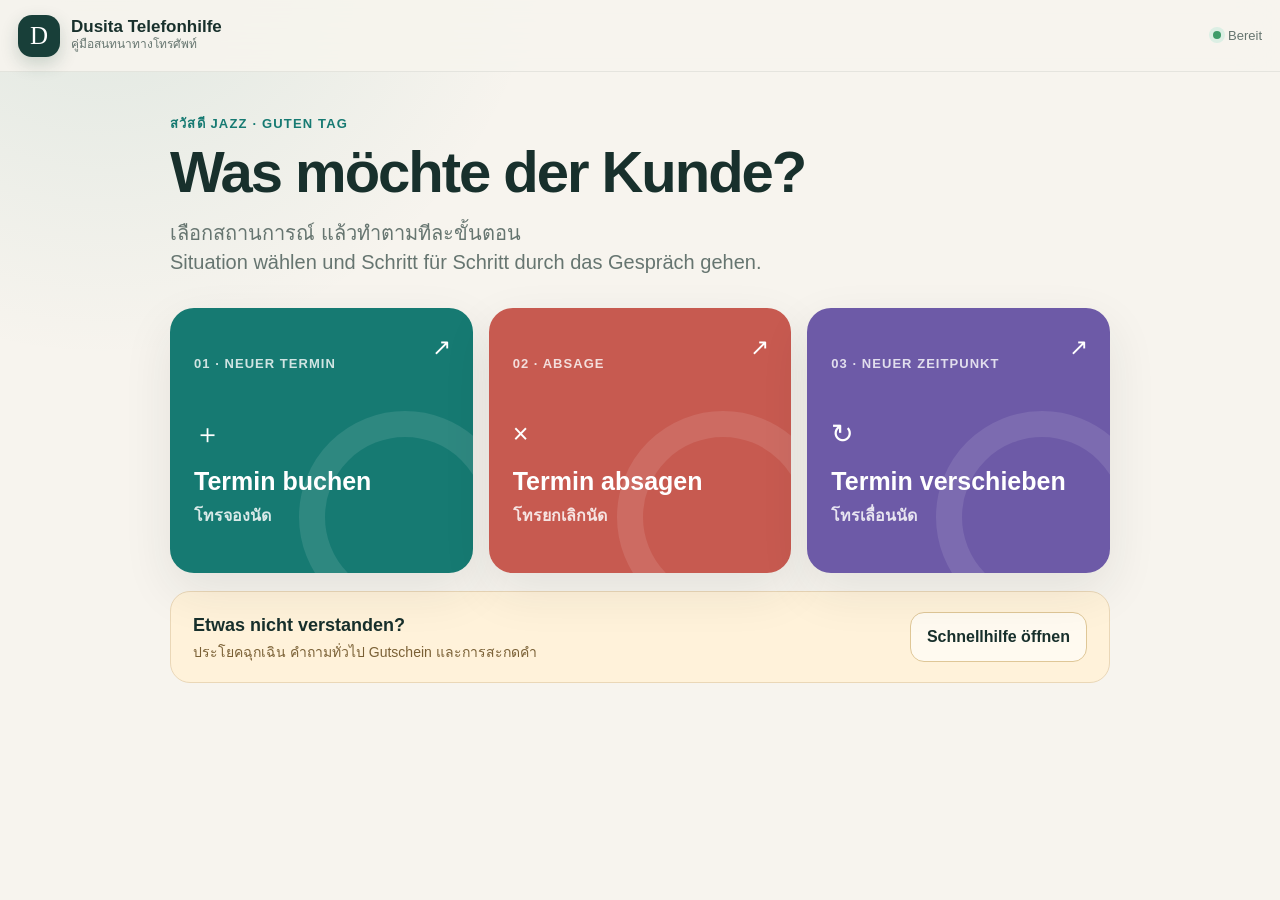
<file: assistant/index.html>
<!doctype html>
<html lang="th">
<head>
  <meta charset="utf-8">
  <meta name="viewport" content="width=device-width,initial-scale=1,viewport-fit=cover">
  <meta name="theme-color" content="#183f39">
  <meta name="apple-mobile-web-app-capable" content="yes">
  <meta name="apple-mobile-web-app-status-bar-style" content="default">
  <meta name="apple-mobile-web-app-title" content="Dusita Telefon">
  <meta name="description" content="Thai-deutsche Telefonhilfe für Dusita Thai Spa">
  <link rel="manifest" href="manifest.webmanifest">
  <link rel="apple-touch-icon" href="icons/icon-180.png">
  <title>Dusita Telefonhilfe</title>
  <style>
    :root {
      --ink: #18302c;
      --muted: #667570;
      --paper: #f7f4ee;
      --surface: #fffdf9;
      --line: #dedbd3;
      --brand: #183f39;
      --brand-soft: #e7efec;
      --booking: #167a72;
      --booking-soft: #e0f3f0;
      --cancel: #c75a50;
      --cancel-soft: #fae9e6;
      --move: #6d5aa7;
      --move-soft: #eee9f8;
      --help: #d58d21;
      --help-soft: #fff2da;
      --shadow: 0 18px 50px rgba(31, 49, 44, .09);
      --radius: 24px;
    }

    * { box-sizing: border-box; }
    html { scroll-behavior: smooth; }
    body {
      margin: 0;
      min-height: 100vh;
      background:
        radial-gradient(circle at 8% -10%, rgba(31, 127, 117, .12), transparent 28rem),
        var(--paper);
      color: var(--ink);
      font-family: -apple-system, BlinkMacSystemFont, "Segoe UI", "Noto Sans Thai", sans-serif;
      line-height: 1.48;
      -webkit-font-smoothing: antialiased;
    }

    button, input, select { font: inherit; }
    button { -webkit-tap-highlight-color: transparent; }
    button:focus-visible, input:focus-visible, select:focus-visible, summary:focus-visible {
      outline: 3px solid rgba(28, 124, 114, .28);
      outline-offset: 3px;
    }

    .app-bar {
      position: sticky;
      top: 0;
      z-index: 20;
      display: flex;
      align-items: center;
      justify-content: space-between;
      gap: 16px;
      min-height: 72px;
      padding: calc(12px + env(safe-area-inset-top)) max(18px, env(safe-area-inset-right)) 12px max(18px, env(safe-area-inset-left));
      background: rgba(247, 244, 238, .9);
      border-bottom: 1px solid rgba(24, 48, 44, .08);
      backdrop-filter: blur(18px);
    }
    .brand { display: flex; align-items: center; gap: 11px; min-width: 0; }
    .brand-mark {
      width: 42px;
      height: 42px;
      display: grid;
      place-items: center;
      flex: 0 0 auto;
      border-radius: 14px;
      background: var(--brand);
      color: white;
      font-family: Georgia, serif;
      font-size: 25px;
      box-shadow: 0 7px 18px rgba(24, 63, 57, .2);
    }
    .brand strong { display: block; font-size: 17px; line-height: 1.15; }
    .brand span { display: block; color: var(--muted); font-size: 12px; white-space: nowrap; }
    .status { display: flex; align-items: center; gap: 7px; color: var(--muted); font-size: 13px; }
    .status-dot { width: 8px; height: 8px; border-radius: 50%; background: #3e9c69; box-shadow: 0 0 0 4px #dcefe4; }
    .status.is-offline .status-dot { background: var(--help); box-shadow: 0 0 0 4px var(--help-soft); }

    main { width: min(100% - 32px, 940px); margin: 0 auto; padding: 42px 0 calc(120px + env(safe-area-inset-bottom)); }
    [hidden] { display: none !important; }

    .eyebrow {
      margin: 0 0 8px;
      color: var(--booking);
      font-size: 13px;
      font-weight: 800;
      letter-spacing: .09em;
      text-transform: uppercase;
    }
    h1 { margin: 0; max-width: 700px; font-size: clamp(34px, 6vw, 58px); line-height: 1.06; letter-spacing: -.035em; }
    .intro { max-width: 650px; margin: 16px 0 30px; color: var(--muted); font-size: clamp(17px, 2.6vw, 20px); }

    .flow-grid { display: grid; grid-template-columns: repeat(3, 1fr); gap: 16px; }
    .flow-card {
      position: relative;
      min-height: 265px;
      padding: 24px;
      overflow: hidden;
      border: 0;
      border-radius: var(--radius);
      color: white;
      text-align: left;
      cursor: pointer;
      box-shadow: var(--shadow);
      transition: transform .2s ease, box-shadow .2s ease;
    }
    .flow-card:hover { transform: translateY(-4px); box-shadow: 0 22px 55px rgba(31, 49, 44, .16); }
    .flow-card:active { transform: scale(.985); }
    .flow-card::after {
      content: "";
      position: absolute;
      right: -38px;
      bottom: -50px;
      width: 160px;
      height: 160px;
      border: 26px solid rgba(255,255,255,.1);
      border-radius: 50%;
    }
    .flow-card.booking { background: var(--booking); }
    .flow-card.cancel { background: var(--cancel); }
    .flow-card.move { background: var(--move); }
    .flow-number { display: block; margin-bottom: 42px; font-size: 13px; font-weight: 800; letter-spacing: .08em; opacity: .8; }
    .flow-icon { display: block; margin-bottom: 12px; font-size: 27px; }
    .flow-card strong { display: block; font-size: 25px; line-height: 1.15; }
    .flow-card small { display: block; margin-top: 8px; font-size: 16px; font-weight: 600; opacity: .84; }
    .flow-arrow { position: absolute; right: 22px; top: 22px; font-size: 23px; }

    .home-help {
      display: flex;
      align-items: center;
      justify-content: space-between;
      gap: 20px;
      margin-top: 18px;
      padding: 20px 22px;
      border: 1px solid #ead7b7;
      border-radius: 20px;
      background: var(--help-soft);
    }
    .home-help strong { display: block; font-size: 18px; }
    .home-help p { margin: 3px 0 0; color: #7a6035; font-size: 14px; }

    .secondary-btn, .icon-btn, .back-btn, .utility-btn, .nav-btn, .choice, .install-btn {
      border: 1px solid var(--line);
      border-radius: 14px;
      background: var(--surface);
      color: var(--ink);
      font-weight: 750;
      cursor: pointer;
    }
    .secondary-btn { flex: 0 0 auto; padding: 12px 16px; border-color: #dfc797; background: #fffaf0; }
    .install-btn { margin-top: 22px; padding: 12px 17px; }

    .call-top { margin-bottom: 24px; }
    .call-heading { display: flex; align-items: center; gap: 12px; margin-bottom: 18px; }
    .back-btn { width: 46px; height: 46px; padding: 0; font-size: 23px; }
    .flow-badge { padding: 7px 12px; border-radius: 999px; font-size: 13px; font-weight: 800; }
    .flow-badge.booking { color: var(--booking); background: var(--booking-soft); }
    .flow-badge.cancel { color: var(--cancel); background: var(--cancel-soft); }
    .flow-badge.move { color: var(--move); background: var(--move-soft); }
    .step-count { margin-left: auto; color: var(--muted); font-size: 14px; font-weight: 700; }
    .progress-track { height: 7px; overflow: hidden; border-radius: 999px; background: #e5e1d9; }
    .progress-bar { width: 0; height: 100%; border-radius: inherit; transition: width .32s ease; }
    .call-screen.booking .progress-bar { background: var(--booking); }
    .call-screen.cancel .progress-bar { background: var(--cancel); }
    .call-screen.move .progress-bar { background: var(--move); }

    .conversation-layout { display: grid; grid-template-columns: minmax(0, 1.32fr) minmax(270px, .68fr); gap: 20px; align-items: start; }
    .conversation-layout:has(.input-panel[hidden]) { grid-template-columns: 1fr; }
    .conversation-main, .input-panel {
      border: 1px solid rgba(24,48,44,.09);
      border-radius: var(--radius);
      background: var(--surface);
      box-shadow: var(--shadow);
    }
    .conversation-main { overflow: hidden; }
    .step-header { padding: 24px 26px 0; }
    .step-kicker { margin: 0 0 5px; color: var(--muted); font-size: 13px; font-weight: 800; letter-spacing: .08em; text-transform: uppercase; }
    .step-title { margin: 0; font-size: clamp(25px, 4vw, 34px); line-height: 1.18; letter-spacing: -.02em; }

    .phrase-list { display: grid; gap: 12px; padding: 22px 24px 24px; }
    .phrase-card { position: relative; padding: 20px 68px 20px 20px; border-radius: 18px; background: var(--brand-soft); }
    .call-screen.booking .phrase-card { background: var(--booking-soft); }
    .call-screen.cancel .phrase-card { background: var(--cancel-soft); }
    .call-screen.move .phrase-card { background: var(--move-soft); }
    .phrase-card.is-note { background: #f1f0ec !important; }
    .thai-label { margin: 0 0 8px; color: var(--muted); font-size: 16px; font-weight: 650; }
    .german-phrase { margin: 0; font-size: clamp(22px, 3.3vw, 29px); font-weight: 800; line-height: 1.35; letter-spacing: -.015em; white-space: pre-line; }
    .speak-btn {
      position: absolute;
      top: 16px;
      right: 16px;
      width: 42px;
      height: 42px;
      padding: 0;
      border: 0;
      border-radius: 50%;
      background: rgba(255,255,255,.76);
      color: var(--ink);
      font-size: 18px;
      cursor: pointer;
    }
    .speak-btn.is-speaking { animation: pulse 1s infinite; }
    @keyframes pulse { 50% { transform: scale(1.08); box-shadow: 0 0 0 6px rgba(255,255,255,.4); } }
    .step-tip { margin: 0 24px 24px; padding: 13px 15px; border-left: 4px solid var(--help); border-radius: 10px; background: var(--help-soft); color: #694d21; font-size: 14px; }

    .input-panel { padding: 22px; }
    .input-panel h3 { margin: 0 0 4px; font-size: 18px; }
    .input-panel > p { margin: 0 0 17px; color: var(--muted); font-size: 14px; }
    .field { display: block; margin-bottom: 15px; }
    .field > span, .choice-label { display: block; margin-bottom: 7px; font-size: 14px; font-weight: 750; }
    .field input, .field select {
      width: 100%;
      min-height: 50px;
      padding: 11px 13px;
      border: 1px solid var(--line);
      border-radius: 13px;
      background: white;
      color: var(--ink);
      font-size: 16px;
    }
    .choice-group { display: grid; gap: 8px; margin-bottom: 16px; }
    .choice { width: 100%; padding: 12px 13px; text-align: left; }
    .choice small { display: block; margin-top: 2px; color: var(--muted); font-size: 12px; font-weight: 600; }
    .choice.is-selected { border-color: currentColor; box-shadow: inset 0 0 0 1px currentColor; }
    .call-screen.booking .choice.is-selected { color: var(--booking); background: var(--booking-soft); }
    .call-screen.cancel .choice.is-selected { color: var(--cancel); background: var(--cancel-soft); }
    .call-screen.move .choice.is-selected { color: var(--move); background: var(--move-soft); }
    .empty-input { padding: 18px 14px; border-radius: 14px; background: #f3f1ec; color: var(--muted); font-size: 14px; text-align: center; }

    .conversation-nav { display: flex; gap: 12px; margin-top: 18px; }
    .nav-btn { min-height: 54px; padding: 12px 20px; }
    .nav-btn.primary { flex: 1; border-color: transparent; color: white; }
    .call-screen.booking .nav-btn.primary { background: var(--booking); }
    .call-screen.cancel .nav-btn.primary { background: var(--cancel); }
    .call-screen.move .nav-btn.primary { background: var(--move); }
    .nav-btn:disabled { cursor: not-allowed; opacity: .45; }

    .utility-bar {
      position: fixed;
      left: 50%;
      bottom: max(14px, env(safe-area-inset-bottom));
      z-index: 18;
      display: flex;
      gap: 8px;
      width: min(calc(100% - 28px), 610px);
      padding: 9px;
      transform: translateX(-50%);
      border: 1px solid rgba(24,48,44,.12);
      border-radius: 20px;
      background: rgba(255,253,249,.94);
      box-shadow: 0 14px 45px rgba(24,48,44,.18);
      backdrop-filter: blur(18px);
    }
    .utility-btn { flex: 1; min-height: 48px; padding: 8px 9px; border: 0; background: transparent; font-size: 13px; }
    .utility-btn.help { background: var(--help-soft); color: #765317; }
    .utility-btn span { display: block; margin-bottom: 1px; font-size: 17px; }

    dialog {
      width: min(calc(100% - 24px), 720px);
      max-height: min(88vh, 850px);
      margin: auto;
      padding: 0;
      overflow: hidden;
      border: 0;
      border-radius: 26px;
      background: var(--surface);
      color: var(--ink);
      box-shadow: 0 30px 100px rgba(16, 38, 34, .3);
    }
    dialog::backdrop { background: rgba(17, 38, 34, .52); backdrop-filter: blur(5px); }
    .dialog-head { position: sticky; top: 0; z-index: 2; display: flex; align-items: center; padding: 18px 20px; border-bottom: 1px solid var(--line); background: var(--surface); }
    .dialog-head h2 { margin: 0; font-size: 22px; }
    .dialog-head p { margin: 2px 0 0; color: var(--muted); font-size: 13px; }
    .icon-btn { width: 44px; height: 44px; margin-left: auto; padding: 0; font-size: 21px; }
    .dialog-content { padding: 18px 20px 28px; overflow: auto; max-height: calc(88vh - 81px); }
    .help-section { margin-bottom: 12px; overflow: hidden; border: 1px solid var(--line); border-radius: 17px; background: white; }
    .help-section summary { padding: 15px 16px; cursor: pointer; list-style: none; font-weight: 800; }
    .help-section summary::-webkit-details-marker { display: none; }
    .help-cards { display: grid; gap: 9px; padding: 0 12px 12px; }
    .help-card { position: relative; padding: 13px 56px 13px 14px; border-radius: 13px; background: #f3f1ec; }
    .help-card .thai-label { margin-bottom: 4px; font-size: 14px; }
    .help-card .german-phrase { font-size: 18px; }
    .help-card .speak-btn { top: 11px; right: 10px; width: 38px; height: 38px; }
    .alphabet-grid { display: grid; grid-template-columns: repeat(3, 1fr); gap: 6px; }
    .alphabet-grid span { padding: 7px; border-radius: 8px; background: #f3f1ec; font-size: 13px; }

    .toast {
      position: fixed;
      left: 50%;
      bottom: 96px;
      z-index: 50;
      padding: 11px 15px;
      transform: translate(-50%, 15px);
      border-radius: 999px;
      background: var(--brand);
      color: white;
      font-size: 14px;
      opacity: 0;
      pointer-events: none;
      transition: .2s ease;
    }
    .toast.show { transform: translate(-50%, 0); opacity: 1; }

    @media (max-width: 760px) {
      main { width: min(100% - 24px, 620px); padding-top: 26px; }
      .flow-grid { grid-template-columns: 1fr; }
      .flow-card { min-height: 178px; }
      .flow-number { margin-bottom: 18px; }
      .conversation-layout { grid-template-columns: 1fr; }
      .conversation-main { order: 1; }
      .input-panel { order: 2; }
      .conversation-nav { order: 3; }
      .home-help { align-items: flex-start; flex-direction: column; }
      .secondary-btn { width: 100%; }
    }
    @media (max-width: 430px) {
      .status span:last-child { display: none; }
      .brand span { max-width: 190px; overflow: hidden; text-overflow: ellipsis; }
      .step-header { padding: 20px 20px 0; }
      .phrase-list { padding: 18px; }
      .phrase-card { padding: 17px 58px 17px 17px; }
      .step-tip { margin: 0 18px 18px; }
      .input-panel { padding: 18px; }
      .utility-btn { font-size: 11px; }
    }
    @media (prefers-reduced-motion: reduce) {
      *, *::before, *::after { scroll-behavior: auto !important; animation-duration: .01ms !important; transition-duration: .01ms !important; }
    }
  </style>
</head>
<body>
  <header class="app-bar">
    <div class="brand">
      <div class="brand-mark" aria-hidden="true">D</div>
      <div><strong>Dusita Telefonhilfe</strong><span>คู่มือสนทนาทางโทรศัพท์</span></div>
    </div>
    <div class="status" id="connectionStatus"><i class="status-dot" aria-hidden="true"></i><span id="connectionText">Bereit</span></div>
  </header>

  <main>
    <section id="homeScreen" aria-labelledby="homeTitle">
      <p class="eyebrow">สวัสดี Jazz · Guten Tag</p>
      <h1 id="homeTitle">Was möchte der Kunde?</h1>
      <p class="intro">เลือกสถานการณ์ แล้วทำตามทีละขั้นตอน<br>Situation wählen und Schritt für Schritt durch das Gespräch gehen.</p>

      <div class="flow-grid">
        <button class="flow-card booking" data-flow="booking" type="button">
          <span class="flow-number">01 · NEUER TERMIN</span><span class="flow-arrow" aria-hidden="true">↗</span>
          <span class="flow-icon" aria-hidden="true">＋</span>
          <strong>Termin buchen</strong><small>โทรจองนัด</small>
        </button>
        <button class="flow-card cancel" data-flow="cancel" type="button">
          <span class="flow-number">02 · ABSAGE</span><span class="flow-arrow" aria-hidden="true">↗</span>
          <span class="flow-icon" aria-hidden="true">×</span>
          <strong>Termin absagen</strong><small>โทรยกเลิกนัด</small>
        </button>
        <button class="flow-card move" data-flow="move" type="button">
          <span class="flow-number">03 · NEUER ZEITPUNKT</span><span class="flow-arrow" aria-hidden="true">↗</span>
          <span class="flow-icon" aria-hidden="true">↻</span>
          <strong>Termin verschieben</strong><small>โทรเลื่อนนัด</small>
        </button>
      </div>

      <div class="home-help">
        <div><strong>Etwas nicht verstanden?</strong><p>ประโยคฉุกเฉิน คำถามทั่วไป Gutschein และการสะกดคำ</p></div>
        <button class="secondary-btn" data-open-help type="button">Schnellhilfe öffnen</button>
      </div>
      <button class="install-btn" id="installButton" type="button" hidden>Auf dem Handy installieren</button>
    </section>

    <section id="callScreen" class="call-screen" aria-live="polite" hidden>
      <div class="call-top">
        <div class="call-heading">
          <button class="back-btn" id="homeButton" type="button" aria-label="Zur Startseite">←</button>
          <span class="flow-badge" id="flowBadge"></span>
          <span class="step-count" id="stepCount"></span>
        </div>
        <div class="progress-track" aria-label="Gesprächsfortschritt"><div class="progress-bar" id="progressBar"></div></div>
      </div>

      <div class="conversation-layout">
        <article class="conversation-main">
          <header class="step-header">
            <p class="step-kicker" id="stepKicker"></p>
            <h2 class="step-title" id="stepTitle"></h2>
          </header>
          <div class="phrase-list" id="phraseList"></div>
          <p class="step-tip" id="stepTip" hidden></p>
        </article>

        <aside class="input-panel" id="inputPanel">
          <h3>Antwort notieren</h3>
          <p>คำตอบของลูกค้า · wird direkt im Satz eingesetzt</p>
          <div id="inputContent"></div>
        </aside>
      </div>

      <nav class="conversation-nav" aria-label="Gesprächsschritte">
        <button class="nav-btn" id="previousButton" type="button">← Zurück</button>
        <button class="nav-btn primary" id="nextButton" type="button">Weiter →</button>
      </nav>
    </section>
  </main>

  <nav class="utility-bar" id="utilityBar" aria-label="Soforthilfe" hidden>
    <button class="utility-btn" data-quick="slow" type="button"><span>🐢</span>Langsamer</button>
    <button class="utility-btn" data-quick="repeat" type="button"><span>↻</span>Wiederholen</button>
    <button class="utility-btn" data-quick="wait" type="button"><span>◷</span>Moment</button>
    <button class="utility-btn help" data-open-help type="button"><span>＋</span>Mehr Hilfe</button>
  </nav>

  <dialog id="quickDialog" aria-labelledby="quickTitle">
    <div class="dialog-head">
      <div><h2 id="quickTitle">Soforthilfe</h2><p>ประโยคที่ใช้ได้ทุกสถานการณ์</p></div>
      <button class="icon-btn" data-close-dialog type="button" aria-label="Schliessen">×</button>
    </div>
    <div class="dialog-content" id="quickDialogContent"></div>
  </dialog>

  <dialog id="helpDialog" aria-labelledby="helpTitle">
    <div class="dialog-head">
      <div><h2 id="helpTitle">Schnellhilfe</h2><p>ค้นหาประโยคเสริมระหว่างสนทนา</p></div>
      <button class="icon-btn" data-close-dialog type="button" aria-label="Schliessen">×</button>
    </div>
    <div class="dialog-content" id="helpContent"></div>
  </dialog>

  <div class="toast" id="toast" role="status"></div>

  <script>
    const labels = {
      massage: { thai: 'Thai-Massage', oil: 'Ölmassage', other: 'Massage' },
      duration: { '45': '45 Minuten', '60': 'eine Stunde', '90': 'eineinhalb Stunden', '120': 'zwei Stunden' }
    };
    const defaultState = {
      name: '', phone: '', massage: '', duration: '', preferredTherapist: '',
      newDate: '', newStart: '', newEnd: '', oldDate: '', oldTime: '',
      availability: '', alternativeDate: '', existingCustomer: '',
      voucher: '', voucherNumber: '', voucherBalance: '', pregnancyWeek: '', waitlist: ''
    };
    let state = { ...defaultState };
    let activeFlow = null;
    let activeStep = 0;
    let stepHistory = [];
    let deferredInstallPrompt = null;

    const valueOr = (value, fallback) => value && value.trim ? (value.trim() || fallback) : (value || fallback);
    const displayDate = (value, fallback = '…') => {
      if (!value) return fallback;
      const date = new Date(`${value}T12:00:00`);
      if (Number.isNaN(date.getTime())) return value;
      const weekday = new Intl.DateTimeFormat('de-CH', { weekday: 'long' }).format(date);
      const dayMonth = new Intl.DateTimeFormat('de-CH', { day: 'numeric', month: 'long' }).format(date);
      return `${weekday}, den ${dayMonth}`;
    };
    const time = (value, fallback = '…') => value || fallback;
    const person = () => valueOr(state.name, 'Frau/Herr …');
    const massage = () => labels.massage[state.massage] || '…-Massage';
    const duration = () => labels.duration[state.duration] || '… Minuten';
    const therapist = () => valueOr(state.preferredTherapist, 'einer Therapeutin');
    const phrase = (thai, german, note = false) => ({ thai, german, note });

    const sharedGreeting = () => [
      phrase('รับโทรศัพท์', 'Dusita Thai Spa. Jazz. Guten Tag.'),
      phrase('ถามว่าช่วยอะไรได้บ้าง', 'Was können wir für Sie tun?')
    ];

    const flows = {
      booking: {
        badge: 'Termin buchen · โทรจองนัด',
        kicker: 'Neuer Termin',
        steps: [
          {
            title: 'Freundlich begrüssen',
            phrases: sharedGreeting
          },
          {
            title: 'Massage auswählen',
            phrases: () => [phrase('ถามประเภทการนวด', 'An was für eine Massage haben Sie gedacht?'), phrase('ถามว่าต้องการใช้น้ำมันไหม', 'Möchten Sie eine Thai-Massage oder eine Ölmassage?')],
            choices: [{ key: 'massage', label: 'Massage', options: [
              ['thai', 'Thai-Massage', 'ไม่ใช้น้ำมัน'], ['oil', 'Ölmassage', 'ใช้น้ำมัน'], ['other', 'Andere Massage', 'ประเภทอื่น']
            ]}]
          },
          {
            title: 'Dauer erfragen',
            phrases: () => [phrase('ถามว่าต้องการนวดนานเท่าไร', 'Für wie lange?')],
            choices: [{ key: 'duration', label: 'Dauer', options: [
              ['45', '45 Minuten', '45 นาที'], ['60', 'Eine Stunde', '60 นาที'], ['90', 'Eineinhalb Stunden', '90 นาที'], ['120', 'Zwei Stunden', '120 นาที']
            ]}]
          },
          {
            title: 'Wunschtermin finden',
            phrases: () => [
              phrase('ถามวันและเวลารวมกัน', 'An welchen Tag und welche Uhrzeit haben Sie gedacht?'),
              phrase('หากต้องการทราบเวลาที่มาได้เร็วที่สุด', 'Wann können Sie frühestens kommen?')
            ],
            fields: [
              { key: 'newDate', label: 'Gewünschtes Datum', type: 'date' },
              { key: 'newStart', label: 'Früheste / gewünschte Uhrzeit', type: 'time' }
            ],
            tip: 'ถ้าลูกค้าพูดว่า „ab 13 Uhr“ หมายถึง ลูกค้ามาได้ตั้งแต่ 13 นาฬิกาเป็นต้นไป'
          },
          {
            title: 'Therapeutin erfragen',
            phrases: () => [phrase('ถามว่าต้องการนวดกับใครเป็นพิเศษไหม หรือใครก็ได้', 'Haben Sie eine bestimmte Therapeutin, oder ist es Ihnen egal?')],
            fields: [{ key: 'preferredTherapist', label: 'Wunsch-Therapeutin (optional)', type: 'text', placeholder: 'Name oder „egal“' }]
          },
          {
            title: 'Im Kalender nachschauen',
            phrases: () => {
              const result = [phrase('บอกให้ลูกค้ารอสักครู่', 'Einen Moment bitte. Ich schaue nach.')];
              if (state.availability === 'free') result.push(phrase('มีเวลาว่าง', `Wir haben von ${time(state.newStart)} bis ${time(state.newEnd)} Uhr einen Termin frei. Passt das für Sie?`));
              if (state.availability === 'other') result.push(phrase('เสนอเวลาอื่น', `Was wäre mit ${time(state.newStart)} bis ${time(state.newEnd)} Uhr?`));
              if (state.availability === 'full') result.push(phrase('เต็มแล้ว และเสนอหาวันอื่น', 'Leider haben wir keinen Termin mehr frei. Möchten Sie einen anderen Tag, oder sollen wir Sie auf die Warteliste setzen?'));
              if (state.availability === 'therapist') result.push(phrase('พนักงานที่ต้องการไม่ว่าง', `${therapist()} ist zu dieser Zeit leider nicht verfügbar. Wäre eine andere Therapeutin auch in Ordnung?`));
              return result;
            },
            choices: [{ key: 'availability', label: 'Ergebnis im Kalender', options: [
              ['free', 'Termin ist frei', 'ว่าง'], ['other', 'Andere Zeit anbieten', 'เสนอเวลาอื่น'], ['therapist', 'Therapeutin nicht frei', 'พนักงานไม่ว่าง'], ['full', 'Ganz ausgebucht', 'เต็มแล้ว']
            ]}, {
              key: 'waitlist', label: 'Möchte der Kunde auf die Warteliste?', show: () => state.availability === 'full', options: [
                ['yes', 'Ja, auf die Warteliste', 'ลงชื่อในรายการรอ'], ['no', 'Nein, danke', 'ไม่ลงชื่อ']
              ]
            }],
            fields: [
              { key: 'newStart', label: 'Termin von', type: 'time', show: () => ['free','other'].includes(state.availability) },
              { key: 'newEnd', label: 'Termin bis', type: 'time', show: () => ['free','other'].includes(state.availability) }
            ],
            next: () => state.availability === 'full' && state.waitlist === 'no' ? 9 : 6,
            nextLabel: () => state.availability === 'full' ? (state.waitlist === 'yes' ? 'Kontaktdaten aufnehmen →' : state.waitlist === 'no' ? 'Gespräch abschliessen →' : 'Bitte Warteliste wählen') : 'Weiter →',
            canContinue: () => state.availability !== 'full' || Boolean(state.waitlist)
          },
          {
            title: 'Kundendaten aufnehmen',
            phrases: () => [
              phrase('ถามว่าเคยมาร้านหรือยัง', 'Waren Sie schon einmal bei uns?'),
              phrase('ถามชื่อ', 'Wie ist Ihr Vorname bitte? Könnten Sie ihn bitte buchstabieren?'),
              phrase('ถามเบอร์โทรศัพท์', 'Unter welcher Nummer können wir Sie gut erreichen?')
            ],
            choices: [{ key: 'existingCustomer', label: 'Schon einmal hier?', options: [
              ['yes', 'Ja, schon einmal', 'เคยมาแล้ว'], ['no', 'Nein, zum ersten Mal', 'ยังไม่เคยมา']
            ]}],
            fields: [
              { key: 'name', label: 'Vorname / Name', type: 'text', placeholder: 'Kundenname' },
              { key: 'phone', label: 'Telefonnummer', type: 'tel', placeholder: 'z. B. 079 666 11 20' }
            ],
            tip: 'Zum Prüfen: „Ich wiederhole: … Stimmt das?“',
            next: () => state.availability === 'full' && state.waitlist === 'yes' ? 9 : 7
          },
          {
            title: 'Gutschein prüfen',
            phrases: () => {
              const result = [phrase('ถามว่ามีบัตรกำนัลไหม', 'Haben Sie einen Geschenkgutschein?')];
              if (state.voucher === 'yes') result.push(phrase('ถามหมายเลขบัตรกำนัล', 'Wie lautet die Gutschein-Nummer?'));
              return result;
            },
            choices: [{ key: 'voucher', label: 'Geschenkgutschein', options: [
              ['no', 'Nein', 'ไม่มี'], ['yes', 'Ja', 'มี']
            ]}],
            fields: [{ key: 'voucherNumber', label: 'Gutschein-Nummer', type: 'text', placeholder: 'Nummer', show: () => state.voucher === 'yes' }],
            tip: 'Weitere Gutschein-Sätze findest du jederzeit unter „Mehr Hilfe“.'
          },
          {
            title: 'Termin zusammenfassen',
            phrases: () => [
              phrase('สรุปข้อมูลนัดให้ลูกค้าฟัง', `Sehr gerne, ${person()}. Wir haben für Sie am ${displayDate(state.newDate)} von ${time(state.newStart)} bis ${time(state.newEnd)} Uhr eine ${massage()} für ${duration()} reserviert. Ist das korrekt?`),
              state.phone ? phrase('ทวนเบอร์โทรศัพท์', `Ich wiederhole Ihre Telefonnummer: ${state.phone}. Stimmt das?`) : phrase('อย่าลืมตรวจสอบเบอร์โทรศัพท์', 'Ich wiederhole Ihre Telefonnummer: … Stimmt das?', true)
            ],
            tip: 'Vor dem Bestätigen Datum, Uhrzeit, Massage, Dauer und Telefonnummer einmal kontrollieren.'
          },
          {
            title: 'Gespräch abschliessen',
            phrases: () => {
              if (state.availability === 'full' && state.waitlist === 'yes') return [
                phrase('ยืนยันว่าใส่ชื่อในรายการรอแล้ว', 'Vielen Dank. Ich habe Sie auf die Warteliste gesetzt. Wir melden uns, sobald ein Termin frei wird.'),
                phrase('ขอบคุณและวางสาย', 'Ich wünsche Ihnen einen schönen Tag. Auf Wiederhören.')
              ];
              if (state.availability === 'full') return [
                phrase('ปิดสายโดยไม่มีนัด', 'Schade, dass wir heute keinen passenden Termin finden konnten.'),
                phrase('ขอบคุณและวางสาย', 'Vielen Dank für Ihren Anruf. Ich wünsche Ihnen einen schönen Tag. Auf Wiederhören.')
              ];
              return [
                phrase('ยืนยันนัด', 'Perfekt. Ihr Termin ist bestätigt.'),
                phrase('ขอบคุณและวางสาย', 'Vielen Dank für Ihren Anruf. Ich wünsche Ihnen einen schönen Tag. Auf Wiederhören.')
              ];
            }
          }
        ]
      },
      cancel: {
        badge: 'Termin absagen · โทรยกเลิกนัด',
        kicker: 'Absage',
        steps: [
          { title: 'Freundlich begrüssen', phrases: sharedGreeting },
          {
            title: 'Name und Termin erfragen',
            phrases: () => [phrase('ขอให้พูดช้าลงและทวนชื่อกับวันเวลานัด', 'Entschuldigung, könnten Sie bitte etwas langsamer sprechen und mir Ihren Namen und den Termin noch einmal sagen?')],
            fields: [
              { key: 'name', label: 'Name', type: 'text', placeholder: 'Kundenname' },
              { key: 'oldDate', label: 'Datum des Termins', type: 'date' },
              { key: 'oldTime', label: 'Uhrzeit', type: 'time' }
            ]
          },
          {
            title: 'Termin im Kalender suchen',
            phrases: () => [
              phrase('ทวนชื่อและนัด', `${person()}, Ihr Termin ist am ${displayDate(state.oldDate)} um ${time(state.oldTime)} Uhr. Ist das richtig?`),
              phrase('บอกให้รอสักครู่', 'Vielen Dank, alles klar. Kein Problem. Ich schaue kurz in den Kalender. Einen Moment bitte.')
            ]
          },
          {
            title: 'Absage bestätigen',
            phrases: () => [phrase('ยืนยันว่าได้ยกเลิกนัดแล้ว', 'Ich habe Ihren Termin storniert.')],
            tip: 'พูดอย่างเป็นมิตร: „Kein Problem / alles klar“ ไม่พูดแค่ „okay“ และไม่แสดงความผิดหวัง'
          },
          {
            title: 'Kunden freundlich verabschieden',
            phrases: () => [
              phrase('ปิดบทสนทนาแบบรักษาลูกค้า', 'Wir würden uns freuen, Sie ein anderes Mal wieder bei uns begrüssen zu dürfen.'),
              phrase('ปิดสาย', 'Ich wünsche Ihnen einen schönen Tag. Auf Wiederhören.')
            ]
          }
        ]
      },
      move: {
        badge: 'Termin verschieben · โทรเลื่อนนัด',
        kicker: 'Terminänderung',
        steps: [
          { title: 'Freundlich begrüssen', phrases: sharedGreeting },
          {
            title: 'Ursprünglichen Termin finden',
            phrases: () => [
              phrase('ถามชื่อ', 'Wie ist Ihr Name bitte?'),
              phrase('ถามวันเวลานัดเดิม', 'Wann ist Ihr ursprünglicher Termin?')
            ],
            fields: [
              { key: 'name', label: 'Name', type: 'text', placeholder: 'Kundenname' },
              { key: 'oldDate', label: 'Bisheriges Datum', type: 'date' },
              { key: 'oldTime', label: 'Bisherige Uhrzeit', type: 'time' }
            ]
          },
          {
            title: 'Alten Termin bestätigen',
            phrases: () => [
              phrase('ทวนนัดเดิม', `Ihr Termin ist am ${displayDate(state.oldDate)} um ${time(state.oldTime)} Uhr, ist das richtig?`),
              phrase('รอสักครู่', 'Vielen Dank. Einen Moment bitte. Ich schaue kurz nach.')
            ]
          },
          {
            title: 'Neuen Wunsch erfragen',
            phrases: () => [
              phrase('ถามว่าต้องการเลื่อนไปวันไหน', 'Auf welchen Tag möchten Sie den Termin verschieben?'),
              phrase('ถามเวลาที่สะดวก', 'Welche Uhrzeit passt Ihnen?'),
              phrase('ถามเวลาที่มาได้เร็วที่สุด', 'Wann können Sie frühestens kommen?')
            ],
            fields: [
              { key: 'newDate', label: 'Neues Datum', type: 'date' },
              { key: 'newStart', label: 'Gewünschte / früheste Uhrzeit', type: 'time' }
            ]
          },
          {
            title: 'Neuen Termin anbieten',
            phrases: () => [
              phrase('เสนอเวลานัดใหม่', `Ich hätte einen Termin von ${time(state.newStart)} bis ${time(state.newEnd)} Uhr. Passt das für Sie?`)
            ],
            fields: [
              { key: 'newStart', label: 'Neuer Termin von', type: 'time' },
              { key: 'newEnd', label: 'Neuer Termin bis', type: 'time' }
            ]
          },
          {
            title: 'Neuen Termin wiederholen',
            phrases: () => [phrase('ทวนวันเวลานัดใหม่', `Wunderbar. Dann verschieben wir Ihren Termin auf ${displayDate(state.newDate)}, von ${time(state.newStart)} bis ${time(state.newEnd)} Uhr. Ist das richtig?`)]
          },
          {
            title: 'Verschiebung bestätigen',
            phrases: () => [
              phrase('ยืนยันว่าเลื่อนนัดให้แล้ว', 'Perfekt. Ihr neuer Termin ist bestätigt.'),
              phrase('ขอบคุณและวางสาย', 'Vielen Dank. Ich wünsche Ihnen einen schönen Tag. Auf Wiederhören.')
            ]
          }
        ]
      }
    };

    const quickPhrases = {
      slow: [phrase('ขอโทษค่ะ ฉันกำลังเรียนภาษาเยอรมัน กรุณาพูดช้าลงและพูดภาษาเยอรมันมาตรฐาน', 'Entschuldigung, ich lerne noch Deutsch. Könnten Sie bitte etwas langsamer und Hochdeutsch sprechen? Ich verstehe noch nicht alles.')],
      repeat: [
        phrase('ช่วยพูดอีกครั้งได้ไหม', 'Könnten Sie das bitte wiederholen?'),
        phrase('ช่วยพูดวันที่อีกครั้งได้ไหม', 'Könnten Sie das Datum bitte wiederholen?'),
        phrase('ช่วยบอกเวลาอีกครั้งได้ไหม', 'Könnten Sie die Uhrzeit bitte noch einmal sagen?'),
        phrase('ขอทราบชื่ออีกครั้ง', 'Wie ist Ihr Name bitte?')
      ],
      wait: [phrase('รอสักครู่ ฉันกำลังตรวจสอบ', 'Einen Moment bitte. Ich schaue kurz nach.')]
    };

    const helpSections = [
      {
        title: '🐢 Nicht verstanden · ฟังไม่ทัน', open: true,
        items: [...quickPhrases.slow, ...quickPhrases.repeat, ...quickPhrases.wait]
      },
      {
        title: '🎁 Gutschein · บัตรกำนัล',
        items: [
          phrase('สามารถใช้กับการนวดแบบอื่นได้', 'Den Gutschein können Sie auch für jede andere Massage verwenden.'),
          phrase('ยอดคงเหลือใช้ครั้งหน้าได้', 'Den Restbetrag Ihres Gutscheins können Sie beim nächsten Termin verwenden.'),
          phrase('บัตรกำนัลยังมีเงินเหลือ', 'Ihr Gutschein hat noch … Franken Guthaben. Sie können es beim nächsten Mal einlösen.'),
          phrase('บัตรกำนัลไม่พอ ต้องจ่ายเพิ่ม', 'Ihr Gutschein reicht leider nicht aus. Der noch zu bezahlende Betrag beträgt … Franken.')
        ]
      },
      {
        title: '💬 Häufige Fragen · คำถามทั่วไป',
        items: [
          phrase('ประกันสุขภาพ', 'Nein, wir sind nicht krankenkassenanerkannt. Wir können Ihnen aber eine Bestätigung für Ihre Zusatzversicherung ausstellen.'),
          phrase('เด็กอายุ 8 ปีขึ้นไป', 'Kinder ab 8 Jahren können bei uns massiert werden.'),
          phrase('เสื้อผ้าสำหรับนวดไทย', 'Für die Thai-Massage erhalten Sie Massagekleidung.'),
          phrase('เสื้อผ้าสำหรับนวดน้ำมัน', 'Bei der Ölmassage tragen Sie nur Ihre Unterwäsche. Sie werden jederzeit mit einem Tuch zugedeckt.'),
          phrase('นวดหญิงตั้งครรภ์', 'Ja, wir massieren Schwangere ab der 13. Schwangerschaftswoche. In welcher Schwangerschaftswoche sind Sie?')
        ]
      },
      {
        title: '📅 Kein Termin frei · เต็มแล้ว',
        items: [
          phrase('ไม่มีเวลาว่างแล้ว', 'Leider haben wir keinen Termin mehr frei.'),
          phrase('เวลานี้เต็ม', 'Wir sind zu dieser Zeit leider ausgebucht.'),
          phrase('หาดูเวลาอื่น', 'Ich schaue kurz nach einem anderen Termin.'),
          phrase('สนใจวันอื่นไหม', 'Möchten Sie einen anderen Tag?'),
          phrase('ลงชื่อในรายการรอไหม', 'Sollen wir Sie auf die Warteliste setzen?')
        ]
      },
      {
        title: '☎ Telefonnummer · เบอร์โทรศัพท์',
        items: [
          phrase('ถามเบอร์โทรศัพท์', 'Unter welcher Nummer können wir Sie gut erreichen?'),
          phrase('ทวนเบอร์โทรศัพท์', 'Ich wiederhole noch einmal: … Stimmt das?'),
          phrase('ตัวอย่าง', '079 666 11 20: null neunundsiebzig, sechshundertsechsundsechzig, elf, zwanzig.')
        ]
      },
      {
        title: '🔤 Buchstabieren · สะกดชื่อ', alphabet: true
      },
      {
        title: '👋 Verabschieden · ปิดสาย',
        items: [
          phrase('กลางวัน', 'Ich wünsche Ihnen einen schönen Tag. Auf Wiederhören.'),
          phrase('ตอนเย็น', 'Ich wünsche Ihnen einen schönen Abend. Auf Wiederhören.'),
          phrase('สุดสัปดาห์', 'Ich wünsche Ihnen ein schönes Wochenende. Auf Wiederhören.')
        ]
      }
    ];

    const homeScreen = document.getElementById('homeScreen');
    const callScreen = document.getElementById('callScreen');
    const utilityBar = document.getElementById('utilityBar');
    const phraseList = document.getElementById('phraseList');
    const inputContent = document.getElementById('inputContent');
    const inputPanel = document.getElementById('inputPanel');
    const nextButton = document.getElementById('nextButton');
    const previousButton = document.getElementById('previousButton');
    const quickDialog = document.getElementById('quickDialog');
    const helpDialog = document.getElementById('helpDialog');

    function renderPhraseCards(phrases, container) {
      container.replaceChildren();
      phrases.forEach(item => {
        const card = document.createElement('article');
        card.className = `phrase-card${item.note ? ' is-note' : ''}`;
        const thai = document.createElement('p');
        thai.className = 'thai-label';
        thai.textContent = item.thai;
        const german = document.createElement('p');
        german.className = 'german-phrase';
        german.textContent = item.german;
        const speak = document.createElement('button');
        speak.className = 'speak-btn';
        speak.type = 'button';
        speak.setAttribute('aria-label', 'Deutschen Satz vorlesen');
        speak.textContent = '🔊';
        speak.addEventListener('click', () => speakText(item.german, speak));
        card.append(thai, german, speak);
        container.append(card);
      });
    }

    function makeField(config) {
      if (config.show && !config.show()) return null;
      const label = document.createElement('label');
      label.className = 'field';
      const text = document.createElement('span');
      text.textContent = config.label;
      const input = document.createElement('input');
      input.type = config.type || 'text';
      input.value = state[config.key] || '';
      input.placeholder = config.placeholder || '';
      input.autocomplete = 'off';
      input.addEventListener('input', event => {
        state[config.key] = event.target.value;
        renderCurrentPhrases();
      });
      label.append(text, input);
      return label;
    }

    function makeChoices(group) {
      if (group.show && !group.show()) return null;
      const wrapper = document.createElement('div');
      const label = document.createElement('span');
      label.className = 'choice-label';
      label.textContent = group.label;
      const choices = document.createElement('div');
      choices.className = 'choice-group';
      group.options.forEach(([value, german, thai]) => {
        const button = document.createElement('button');
        button.type = 'button';
        button.className = `choice${state[group.key] === value ? ' is-selected' : ''}`;
        button.innerHTML = `${german}<small>${thai}</small>`;
        button.addEventListener('click', () => {
          state[group.key] = value;
          renderInputs();
          renderCurrentPhrases();
          updateNavigation();
        });
        choices.append(button);
      });
      wrapper.append(label, choices);
      return wrapper;
    }

    function renderInputs() {
      const step = flows[activeFlow].steps[activeStep];
      inputContent.replaceChildren();
      (step.choices || []).forEach(group => {
        const element = makeChoices(group);
        if (element) inputContent.append(element);
      });
      (step.fields || []).forEach(field => {
        const element = makeField(field);
        if (element) inputContent.append(element);
      });
      const hasInputs = (step.choices && step.choices.length) || (step.fields && step.fields.some(field => !field.show || field.show()));
      inputPanel.hidden = !hasInputs;
      if (!hasInputs) {
        const empty = document.createElement('div');
        empty.className = 'empty-input';
        empty.textContent = 'Hier musst du nichts notieren.';
        inputContent.append(empty);
      }
    }

    function renderCurrentPhrases() {
      if (!activeFlow) return;
      const step = flows[activeFlow].steps[activeStep];
      renderPhraseCards(step.phrases(), phraseList);
    }

    function updateNavigation() {
      const flow = flows[activeFlow];
      const step = flow.steps[activeStep];
      previousButton.disabled = activeStep === 0 && stepHistory.length === 0;
      nextButton.disabled = step.canContinue ? !step.canContinue() : false;
      nextButton.textContent = activeStep === flow.steps.length - 1
        ? 'Gespräch beenden ✓'
        : step.nextLabel ? step.nextLabel() : 'Weiter →';
    }

    function renderStep() {
      const flow = flows[activeFlow];
      const step = flow.steps[activeStep];
      callScreen.className = `call-screen ${activeFlow}`;
      const badge = document.getElementById('flowBadge');
      badge.className = `flow-badge ${activeFlow}`;
      badge.textContent = flow.badge;
      document.getElementById('stepKicker').textContent = flow.kicker;
      document.getElementById('stepTitle').textContent = step.title;
      document.getElementById('stepCount').textContent = `${activeStep + 1} / ${flow.steps.length}`;
      document.getElementById('progressBar').style.width = `${((activeStep + 1) / flow.steps.length) * 100}%`;
      const tip = document.getElementById('stepTip');
      tip.textContent = step.tip || '';
      tip.hidden = !step.tip;
      updateNavigation();
      renderCurrentPhrases();
      renderInputs();
      window.scrollTo({ top: 0, behavior: 'smooth' });
    }

    function startFlow(flowName) {
      activeFlow = flowName;
      activeStep = 0;
      stepHistory = [];
      state = { ...defaultState };
      homeScreen.hidden = true;
      callScreen.hidden = false;
      utilityBar.hidden = false;
      history.replaceState(null, '', `${location.pathname}?flow=${flowName}`);
      renderStep();
    }

    function goHome() {
      if ('speechSynthesis' in window) window.speechSynthesis.cancel();
      activeFlow = null;
      stepHistory = [];
      homeScreen.hidden = false;
      callScreen.hidden = true;
      utilityBar.hidden = true;
      history.replaceState(null, '', location.pathname);
      window.scrollTo({ top: 0, behavior: 'smooth' });
    }

    function speakText(text, button) {
      if (!('speechSynthesis' in window)) return showToast('Vorlesen wird auf diesem Gerät nicht unterstützt.');
      window.speechSynthesis.cancel();
      const utterance = new SpeechSynthesisUtterance(text.replace(/…/g, ''));
      utterance.lang = 'de-CH';
      utterance.rate = .84;
      button.classList.add('is-speaking');
      utterance.onend = utterance.onerror = () => button.classList.remove('is-speaking');
      window.speechSynthesis.speak(utterance);
    }

    function showQuick(type) {
      document.getElementById('quickTitle').textContent = type === 'slow' ? 'Langsamer sprechen' : type === 'repeat' ? 'Bitte wiederholen' : 'Einen Moment';
      renderPhraseCards(quickPhrases[type], document.getElementById('quickDialogContent'));
      quickDialog.showModal();
    }

    function renderHelp() {
      const content = document.getElementById('helpContent');
      content.replaceChildren();
      helpSections.forEach(section => {
        const details = document.createElement('details');
        details.className = 'help-section';
        details.open = Boolean(section.open);
        const summary = document.createElement('summary');
        summary.textContent = section.title;
        details.append(summary);
        if (section.alphabet) {
          const alphabet = document.createElement('div');
          alphabet.className = 'alphabet-grid help-cards';
          const words = ['A – Anton','B – Berta','C – Cäsar','D – Dora','E – Emil','F – Friedrich','G – Gustav','H – Heinrich','I – Ida','J – Julius','K – Kaufmann','L – Ludwig','M – Martha','N – Nordpol','O – Otto','P – Paula','Q – Quelle','R – Richard','S – Samuel','T – Theodor','U – Ulrich','V – Viktor','W – Wilhelm','X – Xaver','Y – Ypsilon','Z – Zacharias'];
          words.forEach(word => { const span = document.createElement('span'); span.textContent = word; alphabet.append(span); });
          details.append(alphabet);
        } else {
          const cards = document.createElement('div');
          cards.className = 'help-cards';
          renderPhraseCards(section.items, cards);
          details.append(cards);
        }
        content.append(details);
      });
    }

    let toastTimer;
    function showToast(message) {
      const toast = document.getElementById('toast');
      toast.textContent = message;
      toast.classList.add('show');
      clearTimeout(toastTimer);
      toastTimer = setTimeout(() => toast.classList.remove('show'), 2200);
    }

    document.querySelectorAll('[data-flow]').forEach(button => button.addEventListener('click', () => startFlow(button.dataset.flow)));
    document.getElementById('homeButton').addEventListener('click', goHome);
    previousButton.addEventListener('click', () => {
      if (stepHistory.length) activeStep = stepHistory.pop();
      else if (activeStep > 0) activeStep -= 1;
      renderStep();
    });
    nextButton.addEventListener('click', () => {
      const flow = flows[activeFlow];
      const step = flow.steps[activeStep];
      const count = flow.steps.length;
      if (step.canContinue && !step.canContinue()) return;
      if (activeStep < count - 1) {
        stepHistory.push(activeStep);
        activeStep = step.next ? step.next() : activeStep + 1;
        renderStep();
      }
      else { showToast('Gespräch abgeschlossen'); setTimeout(goHome, 450); }
    });
    document.querySelectorAll('[data-quick]').forEach(button => button.addEventListener('click', () => showQuick(button.dataset.quick)));
    document.querySelectorAll('[data-open-help]').forEach(button => button.addEventListener('click', () => helpDialog.showModal()));
    document.querySelectorAll('[data-close-dialog]').forEach(button => button.addEventListener('click', () => button.closest('dialog').close()));
    [quickDialog, helpDialog].forEach(dialog => dialog.addEventListener('click', event => {
      const rect = dialog.getBoundingClientRect();
      if (event.clientX < rect.left || event.clientX > rect.right || event.clientY < rect.top || event.clientY > rect.bottom) dialog.close();
    }));

    function updateConnection() {
      const online = navigator.onLine;
      const status = document.getElementById('connectionStatus');
      status.classList.toggle('is-offline', !online);
      document.getElementById('connectionText').textContent = online ? 'Bereit' : 'Offline bereit';
    }
    window.addEventListener('online', updateConnection);
    window.addEventListener('offline', updateConnection);
    updateConnection();
    renderHelp();

    window.addEventListener('beforeinstallprompt', event => {
      event.preventDefault();
      deferredInstallPrompt = event;
      document.getElementById('installButton').hidden = false;
    });
    document.getElementById('installButton').addEventListener('click', async () => {
      if (!deferredInstallPrompt) return;
      deferredInstallPrompt.prompt();
      await deferredInstallPrompt.userChoice;
      deferredInstallPrompt = null;
      document.getElementById('installButton').hidden = true;
    });

    const initialFlow = new URLSearchParams(location.search).get('flow');
    if (flows[initialFlow]) startFlow(initialFlow);

    if ('serviceWorker' in navigator) {
      window.addEventListener('load', () => navigator.serviceWorker.register('./sw.js'));
    }
  </script>
</body>
</html>
</file>
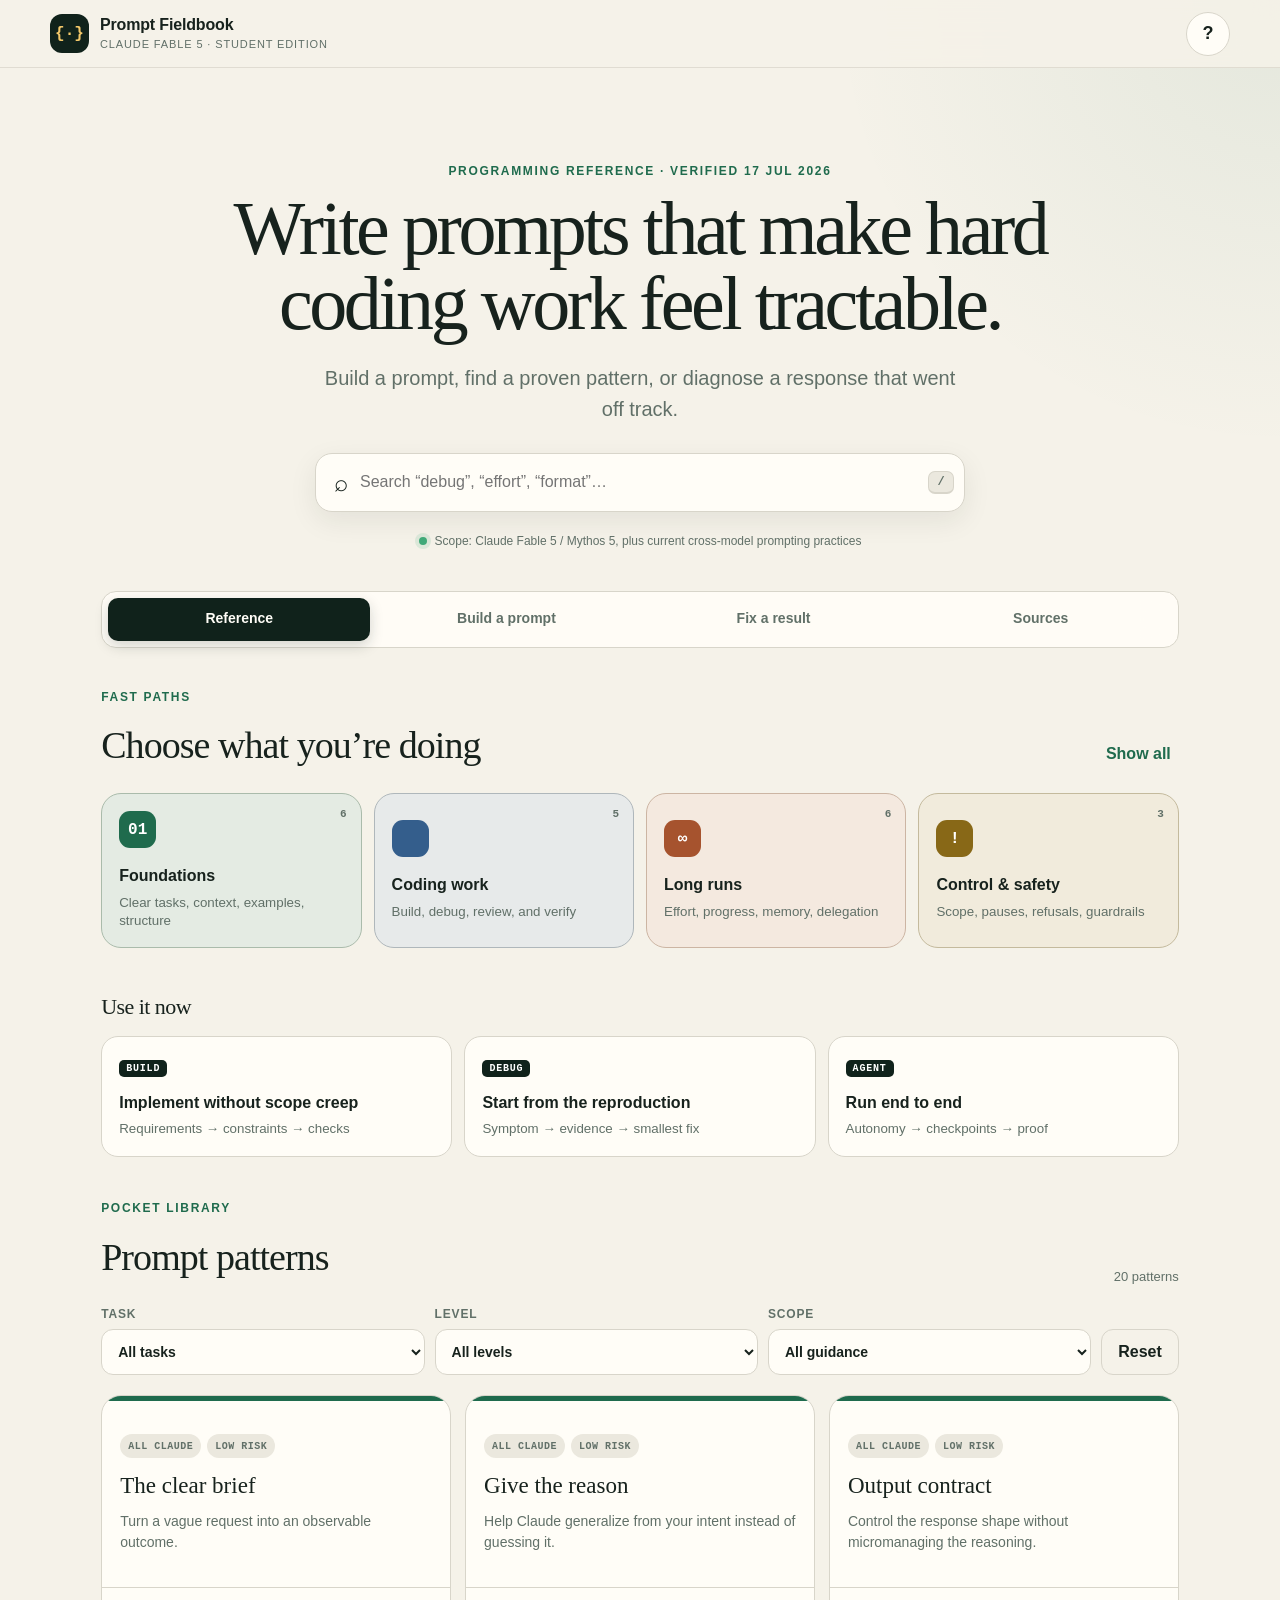
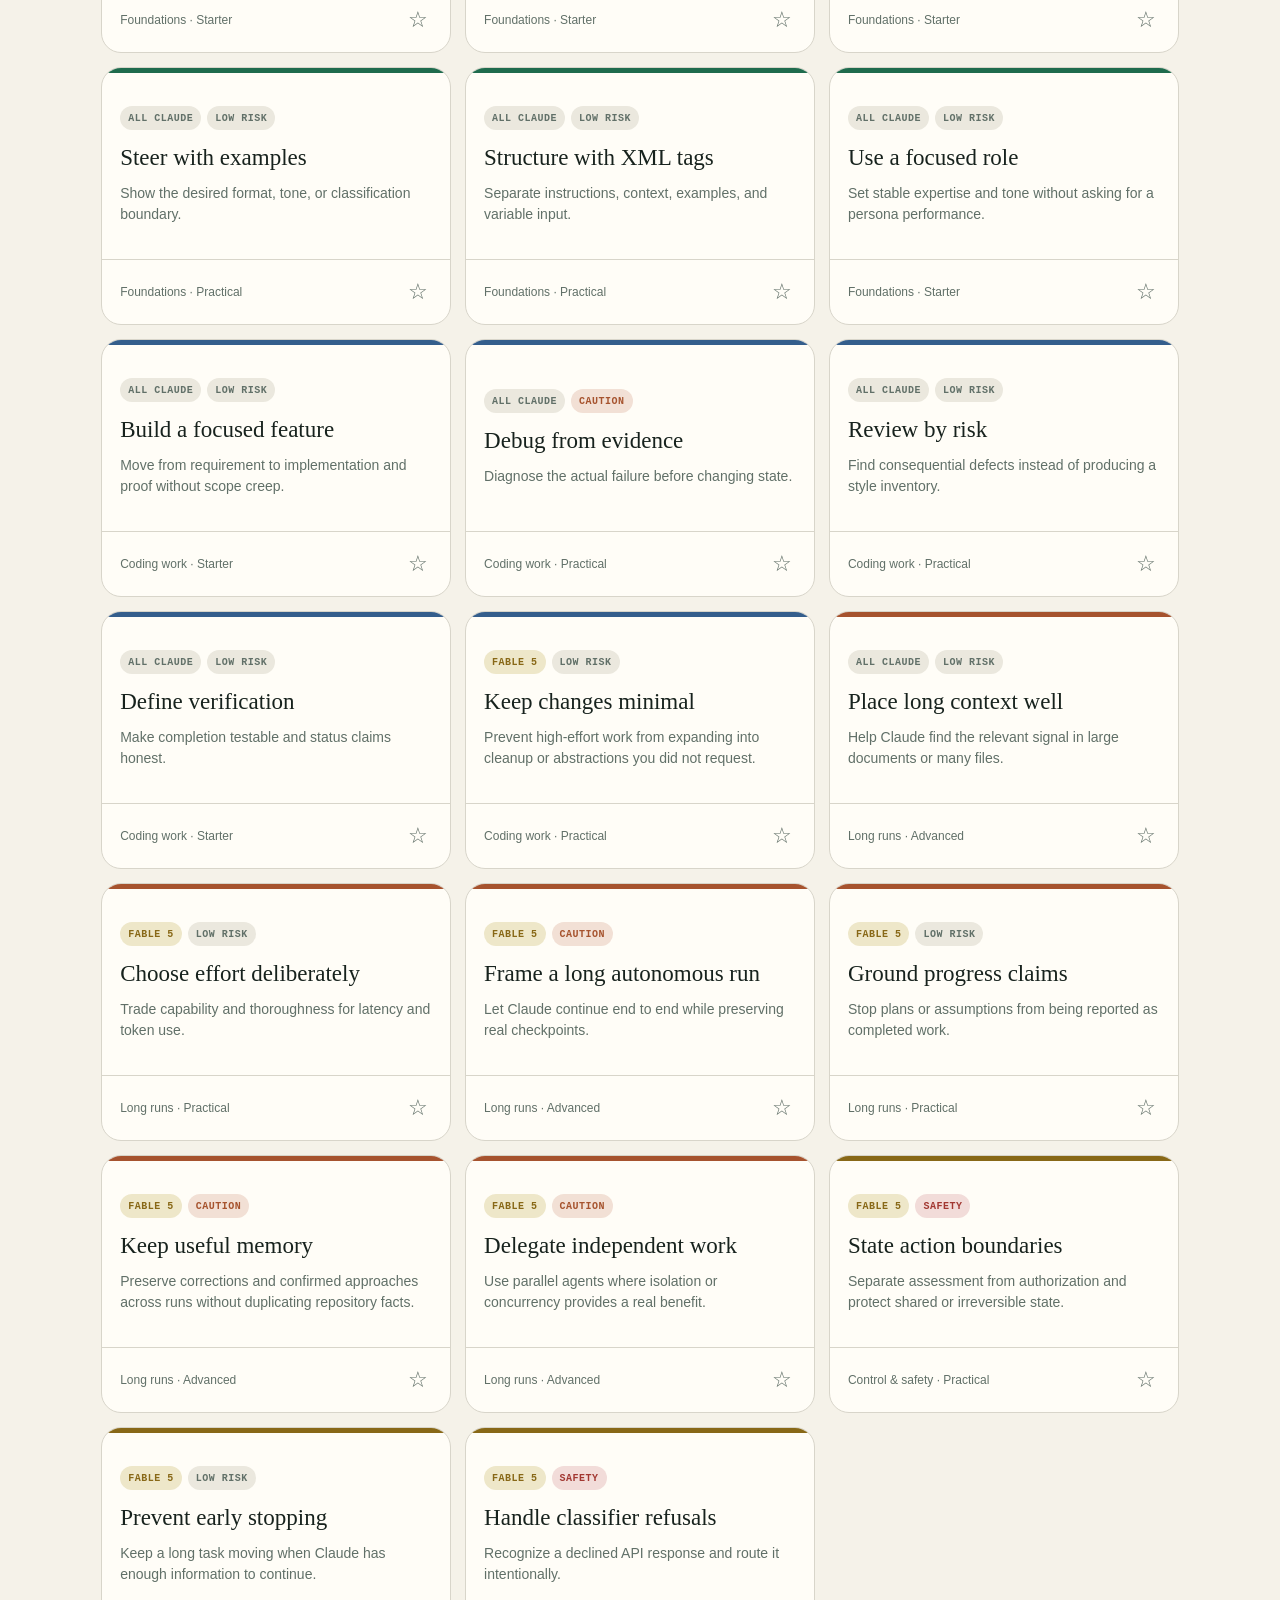
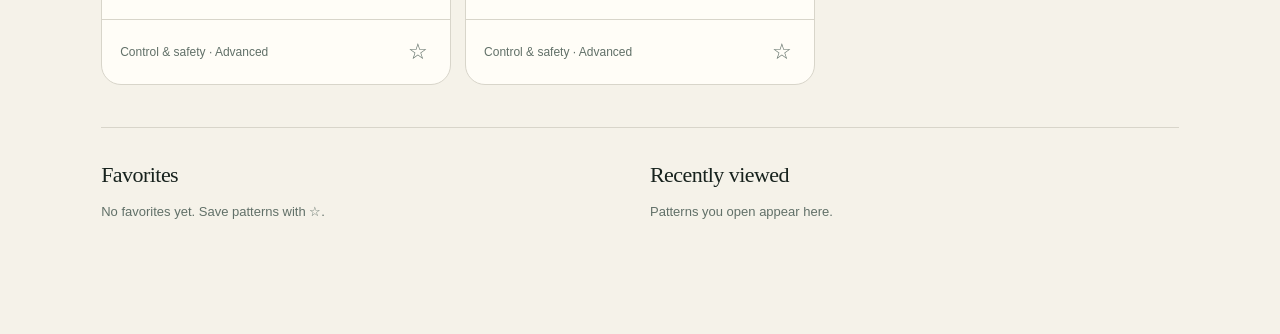
<file: claude-prompting/index.html>
<!doctype html>
<html lang="en">
<head>
  <meta charset="utf-8">
  <meta name="viewport" content="width=device-width, initial-scale=1, viewport-fit=cover">
  <meta name="theme-color" content="#10221b">
  <meta name="description" content="An offline-first, interactive cheat sheet for prompting Claude Fable 5 on programming tasks.">
  <meta name="apple-mobile-web-app-capable" content="yes">
  <meta name="apple-mobile-web-app-status-bar-style" content="black-translucent">
  <meta name="apple-mobile-web-app-title" content="Prompt Fieldbook">
  <link rel="manifest" href="manifest.webmanifest">
  <link rel="apple-touch-icon" href="icons/icon-192.png">
  <link rel="icon" href="icons/icon-192.png">
  <link rel="stylesheet" href="styles.css">
  <title>Claude Prompt Fieldbook</title>
</head>
<body>
  <a class="skip-link" href="#main">Skip to content</a>
  <header class="app-header">
    <a class="brand" href="#home" data-route="reference" aria-label="Claude Prompt Fieldbook home">
      <span class="brand-mark" aria-hidden="true">{·}</span>
      <span><strong>Prompt Fieldbook</strong><small>Claude Fable 5 · student edition</small></span>
    </a>
    <button class="icon-button help-button" id="helpButton" type="button" aria-label="Open quick help">
      <span aria-hidden="true">?</span>
    </button>
  </header>

  <main id="main">
    <section class="hero" id="home" aria-labelledby="heroTitle">
      <p class="eyebrow">Programming reference · verified 17 Jul 2026</p>
      <h1 id="heroTitle">Write prompts that make hard coding work feel tractable.</h1>
      <p>Build a prompt, find a proven pattern, or diagnose a response that went off track.</p>
      <label class="hero-search" for="searchInput">
        <span aria-hidden="true">⌕</span>
        <span class="sr-only">Search the prompt reference</span>
        <input id="searchInput" type="search" inputmode="search" autocomplete="off" placeholder="Search “debug”, “effort”, “format”…">
        <kbd>/</kbd>
      </label>
      <div class="scope-note" role="note">
        <span class="status-dot" aria-hidden="true"></span>
        Scope: Claude Fable 5 / Mythos 5, plus current cross-model prompting practices
      </div>
    </section>

    <nav class="section-tabs" aria-label="Application sections">
      <button type="button" class="tab active" data-view="reference" aria-current="page">Reference</button>
      <button type="button" class="tab" data-view="builder">Build a prompt</button>
      <button type="button" class="tab" data-view="troubleshoot">Fix a result</button>
      <button type="button" class="tab" data-view="sources">Sources</button>
    </nav>

    <section class="view active" id="referenceView" data-view-panel="reference" aria-labelledby="referenceTitle">
      <div class="section-heading">
        <div><p class="eyebrow">Fast paths</p><h2 id="referenceTitle">Choose what you’re doing</h2></div>
        <button type="button" class="text-button" id="showAllButton">Show all</button>
      </div>
      <div class="category-grid" id="categoryGrid" aria-label="Prompt categories"></div>

      <section class="quick-strip" aria-labelledby="quickTitle">
        <div class="section-heading compact"><h2 id="quickTitle">Use it now</h2></div>
        <div class="recipe-row" id="recipeRow"></div>
      </section>

      <section class="library" aria-labelledby="libraryTitle">
        <div class="section-heading">
          <div><p class="eyebrow">Pocket library</p><h2 id="libraryTitle">Prompt patterns</h2></div>
          <span class="result-count" id="resultCount" aria-live="polite"></span>
        </div>
        <div class="filters" aria-label="Reference filters">
          <label>Task
            <select id="taskFilter">
              <option value="all">All tasks</option>
              <option value="build">Build</option>
              <option value="debug">Debug</option>
              <option value="review">Review</option>
              <option value="learn">Learn</option>
              <option value="agent">Agent runs</option>
            </select>
          </label>
          <label>Level
            <select id="levelFilter">
              <option value="all">All levels</option>
              <option value="starter">Starter</option>
              <option value="practical">Practical</option>
              <option value="advanced">Advanced</option>
            </select>
          </label>
          <label>Scope
            <select id="scopeFilter">
              <option value="all">All guidance</option>
              <option value="general">All current Claude</option>
              <option value="fable">Fable 5 specific</option>
            </select>
          </label>
          <button type="button" class="reset-button" id="resetFilters">Reset</button>
        </div>
        <div class="active-filter" id="activeFilter" hidden></div>
        <div class="card-grid" id="cardGrid"></div>
        <div class="empty-state" id="emptyState" hidden>
          <span aria-hidden="true">⌕</span>
          <h3>No matching patterns</h3>
          <p>Try a broader word or clear the filters.</p>
          <button type="button" class="primary-button" id="emptyReset">Reset search & filters</button>
        </div>
      </section>

      <section class="personal" id="personalSection" aria-label="Saved and recently viewed patterns">
        <div><h2>Favorites</h2><div class="mini-list" id="favoritesList"></div></div>
        <div><h2>Recently viewed</h2><div class="mini-list" id="recentList"></div></div>
      </section>
    </section>

    <section class="view" id="builderView" data-view-panel="builder" aria-labelledby="builderTitle" hidden>
      <div class="workflow-shell">
        <div class="workflow-intro">
          <p class="eyebrow">Guided workflow</p>
          <h2 id="builderTitle">Prompt builder</h2>
          <p>Answer four short questions. Your inputs stay in this browser and are inserted into a reusable prompt.</p>
        </div>
        <div class="progress-wrap" aria-label="Builder progress">
          <div class="progress-meta"><span id="progressLabel">Step 1 of 5</span><span id="progressName">Task</span></div>
          <div class="progress-track"><span id="progressBar"></span></div>
        </div>
        <form id="builderForm" novalidate>
          <section class="builder-step active" data-step="0" aria-labelledby="step0Title">
            <p class="step-number">01 · Task</p><h3 id="step0Title">What should Claude do?</h3>
            <div class="choice-grid" role="radiogroup" aria-label="Task type">
              <label class="choice"><input type="radio" name="builderTask" value="build" checked><span><b>Build</b><small>Create or change code</small></span></label>
              <label class="choice"><input type="radio" name="builderTask" value="debug"><span><b>Debug</b><small>Find and fix a failure</small></span></label>
              <label class="choice"><input type="radio" name="builderTask" value="review"><span><b>Review</b><small>Inspect code for issues</small></span></label>
              <label class="choice"><input type="radio" name="builderTask" value="explain"><span><b>Explain</b><small>Learn a concept or codebase</small></span></label>
            </div>
          </section>
          <section class="builder-step" data-step="1" aria-labelledby="step1Title" hidden>
            <p class="step-number">02 · Outcome</p><h3 id="step1Title">What does “done” look like?</h3>
            <label class="field-label" for="objectiveInput">Objective <span>required</span></label>
            <textarea id="objectiveInput" rows="4" maxlength="700" placeholder="Example: Add keyboard navigation to the command palette without changing its visual layout."></textarea>
            <div class="field-footer"><small>Start with a verb and name the observable result.</small><span id="objectiveCount">0/700</span></div>
            <p class="field-error" id="objectiveError" role="alert" hidden>Describe the outcome in at least 8 characters.</p>
          </section>
          <section class="builder-step" data-step="2" aria-labelledby="step2Title" hidden>
            <p class="step-number">03 · Context</p><h3 id="step2Title">Give Claude the boundaries.</h3>
            <label class="field-label" for="contextInput">Context and known facts <span>required</span></label>
            <textarea id="contextInput" rows="5" maxlength="1200" placeholder="Example: Vanilla JavaScript PWA. The bug reproduces in Safari 18. Keep the public API stable. Tests use Vitest."></textarea>
            <div class="field-footer"><small>Include stack, relevant files, evidence, and constraints.</small><span id="contextCount">0/1200</span></div>
            <label class="field-label" for="excludeInput">Out of scope <span>optional</span></label>
            <input id="excludeInput" type="text" maxlength="300" placeholder="Example: No dependencies or unrelated refactors">
            <p class="field-error" id="contextError" role="alert" hidden>Add at least one useful fact or constraint.</p>
          </section>
          <section class="builder-step" data-step="3" aria-labelledby="step3Title" hidden>
            <p class="step-number">04 · Controls</p><h3 id="step3Title">How should Claude work and report?</h3>
            <div class="two-fields">
              <label>Effort
                <select id="effortInput"><option value="medium">Medium · routine</option><option value="high" selected>High · default</option><option value="xhigh">X-high · hardest work</option><option value="low">Low · quick interaction</option></select>
              </label>
              <label>Final response
                <select id="formatInput"><option value="concise">Concise summary</option><option value="steps">Numbered steps</option><option value="table">Comparison table</option><option value="teaching">Student explanation</option></select>
              </label>
            </div>
            <fieldset class="check-group"><legend>Working rules</legend>
              <label><input id="verifyInput" type="checkbox" checked> Verify with relevant tests or checks</label>
              <label><input id="evidenceInput" type="checkbox" checked> Ground progress claims in tool results</label>
              <label><input id="pauseInput" type="checkbox" checked> Pause only for destructive actions, scope changes, or missing user-only input</label>
            </fieldset>
          </section>
          <section class="builder-step result-step" data-step="4" aria-labelledby="step4Title" hidden>
            <p class="step-number">05 · Ready</p><h3 id="step4Title">Your prompt is ready.</h3>
            <p class="result-hint">Place stable behavior in a system prompt when possible; keep the changing task and context in the user prompt.</p>
            <div class="code-shell"><div class="code-head"><span>Generated prompt</span><button type="button" class="copy-button" data-copy-target="generatedPrompt">Copy</button></div><pre><code id="generatedPrompt"></code></pre></div>
            <div class="summary-grid" id="builderSummary"></div>
          </section>
          <div class="workflow-controls">
            <button type="button" class="secondary-button" id="builderBack" disabled>Back</button>
            <button type="button" class="primary-button" id="builderNext">Next</button>
          </div>
        </form>
      </div>
    </section>

    <section class="view" id="troubleshootView" data-view-panel="troubleshoot" aria-labelledby="troubleTitle" hidden>
      <div class="workflow-shell troubleshoot-shell">
        <p class="eyebrow">Decision guide</p><h2 id="troubleTitle">Fix a result</h2>
        <p>Choose the closest symptom. You’ll get a focused diagnosis, a prompt patch, and a fallback path.</p>
        <div class="trouble-grid" id="troubleGrid"></div>
        <article class="trouble-result" id="troubleResult" hidden aria-live="polite"></article>
      </div>
    </section>

    <section class="view" id="sourcesView" data-view-panel="sources" aria-labelledby="sourcesTitle" hidden>
      <div class="sources-shell">
        <p class="eyebrow">Primary sources</p><h2 id="sourcesTitle">Verified against Anthropic documentation</h2>
        <p>This fieldbook summarizes and restructures official guidance; it is not affiliated with Anthropic. Links require a network connection.</p>
        <div class="source-list">
          <a href="https://platform.claude.com/docs/en/build-with-claude/prompt-engineering/prompting-claude-fable-5" target="_blank" rel="noopener"><span>01</span><div><b>Prompting Claude Fable 5</b><small>Model-specific behavior, long runs, effort, memory, safety</small></div><i aria-hidden="true">↗</i></a>
          <a href="https://platform.claude.com/docs/en/build-with-claude/prompt-engineering/claude-prompting-best-practices" target="_blank" rel="noopener"><span>02</span><div><b>Prompting best practices</b><small>Clarity, examples, XML, long context, tools, agent workflows</small></div><i aria-hidden="true">↗</i></a>
          <a href="https://platform.claude.com/docs/en/about-claude/models/overview" target="_blank" rel="noopener"><span>03</span><div><b>Models overview</b><small>Availability, model IDs, capabilities, compatibility</small></div><i aria-hidden="true">↗</i></a>
          <a href="https://platform.claude.com/docs/en/build-with-claude/effort" target="_blank" rel="noopener"><span>04</span><div><b>Effort</b><small>Supported levels and capability/latency/token trade-offs</small></div><i aria-hidden="true">↗</i></a>
          <a href="https://platform.claude.com/docs/en/build-with-claude/refusals-and-fallback" target="_blank" rel="noopener"><span>05</span><div><b>Refusals and fallback</b><small>Fable 5 refusal stop reason and fallback handling</small></div><i aria-hidden="true">↗</i></a>
        </div>
        <aside class="verification-note"><b>Accessed 17 July 2026</b><p>Model behavior and API support can change. Recheck the linked model and migration pages before shipping production integrations.</p></aside>
      </div>
    </section>
  </main>

  <nav class="bottom-nav" aria-label="Primary mobile navigation">
    <button type="button" data-view="reference" class="active"><span aria-hidden="true">⌂</span>Reference</button>
    <button type="button" data-view="builder"><span aria-hidden="true">＋</span>Builder</button>
    <button type="button" data-view="troubleshoot"><span aria-hidden="true">↯</span>Fix result</button>
    <button type="button" id="bottomHelp"><span aria-hidden="true">?</span>Help</button>
  </nav>

  <dialog id="cardDialog" class="card-dialog" aria-labelledby="dialogTitle">
    <div class="dialog-top"><button type="button" class="back-button" id="closeCard" aria-label="Close pattern details">←</button><span id="dialogCategory"></span><button type="button" class="favorite-button" id="dialogFavorite" aria-label="Add to favorites">☆</button></div>
    <div id="dialogContent"></div>
  </dialog>

  <dialog id="helpDialog" class="help-dialog" aria-labelledby="helpTitle">
    <div class="dialog-top"><div><p class="eyebrow">Always available</p><h2 id="helpTitle">Quick help</h2></div><button type="button" class="back-button" id="closeHelp" aria-label="Close quick help">×</button></div>
    <div class="help-grid">
      <section><h3>Prompt anatomy</h3><ol><li><b>Task</b> — the action</li><li><b>Context</b> — facts Claude cannot infer</li><li><b>Constraints</b> — boundaries and trade-offs</li><li><b>Output</b> — format and acceptance criteria</li><li><b>Checks</b> — how “done” is verified</li></ol></section>
      <section><h3>Syntax</h3><p><code>&lt;placeholder&gt;</code> means replace the whole value. XML-like tags such as <code>&lt;context&gt;</code> are literal structure you may keep.</p><p>Use triple backticks around pasted code. Never paste API keys, passwords, private data, or secrets.</p></section>
      <section><h3>Fast fixes</h3><ul><li>Wrong format → show one desired example.</li><li>Too broad → name what is out of scope.</li><li>Made-up progress → require tool evidence.</li><li>Stops early → state the real pause conditions.</li></ul></section>
      <section class="warning-panel"><h3>Safety checkpoint</h3><p>Ask before destructive or hard-to-reverse operations. Review generated commands before running them. Fable 5 may refuse some cybersecurity and life-science requests; handle <code>stop_reason: "refusal"</code> in API clients.</p></section>
      <section><h3>Keyboard</h3><dl><div><dt><kbd>/</kbd></dt><dd>Focus search</dd></div><div><dt><kbd>Esc</kbd></dt><dd>Close a dialog</dd></div><div><dt><kbd>Tab</kbd></dt><dd>Move through controls</dd></div></dl></section>
      <a class="docs-link" href="https://platform.claude.com/docs/en/build-with-claude/prompt-engineering/claude-prompting-best-practices" target="_blank" rel="noopener">Open official prompting docs <span aria-hidden="true">↗</span></a>
    </div>
  </dialog>

  <div class="toast" id="toast" role="status" aria-live="polite" aria-atomic="true"></div>
  <script src="app.js" defer></script>
</body>
</html>
</file>
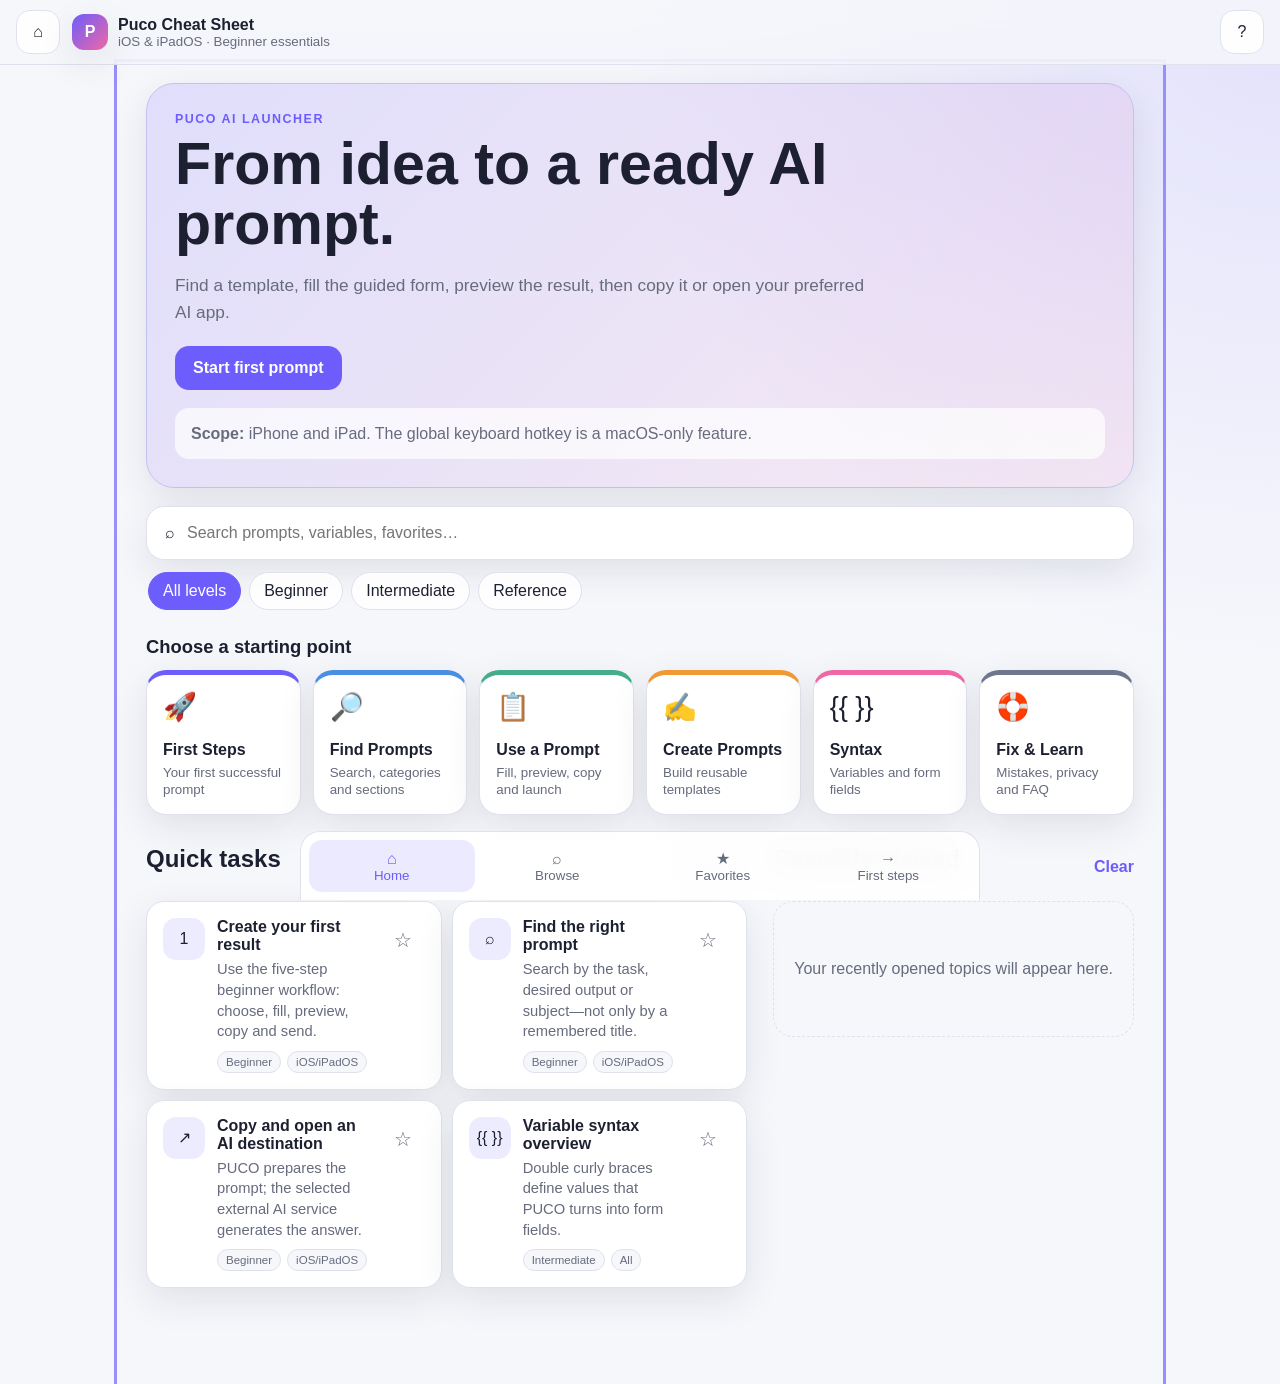
<file: puco/index.html>
<!doctype html>
<html lang="en">
<head>
  <meta charset="utf-8">
  <meta name="viewport" content="width=device-width, initial-scale=1, viewport-fit=cover">
  <meta name="theme-color" content="#6d5dfc">
  <meta name="description" content="A beginner-friendly, offline PUCO cheat sheet for iPhone and iPad.">
  <meta name="apple-mobile-web-app-capable" content="yes">
  <meta name="apple-mobile-web-app-status-bar-style" content="black-translucent">
  <meta name="apple-mobile-web-app-title" content="PUCO Guide">
  <link rel="manifest" href="manifest.webmanifest">
  <link rel="apple-touch-icon" href="icons/icon-192.png">
  <link rel="icon" href="icons/icon-192.png">
  <link rel="stylesheet" href="styles.css">
  <title>Puco Cheat Sheet</title>
</head>
<body>
  <a class="skip-link" href="#main">Skip to content</a>

  <header class="topbar">
    <button class="icon-button" id="homeButton" aria-label="Go to home" title="Home">⌂</button>
    <div class="brand">
      <span class="brand-mark" aria-hidden="true">P</span>
      <div>
        <strong>Puco Cheat Sheet</strong>
        <small>iOS & iPadOS · Beginner essentials</small>
      </div>
    </div>
    <button class="icon-button" id="helpButton" aria-label="Open quick help" title="Quick help">?</button>
  </header>

  <main id="main" tabindex="-1">
    <section class="hero" id="hero">
      <p class="eyebrow">PUCO AI Launcher</p>
      <h1>From idea to a ready AI prompt.</h1>
      <p>Find a template, fill the guided form, preview the result, then copy it or open your preferred AI app.</p>
      <div class="hero-actions">
        <button class="primary-button" data-route="workflow">Start first prompt</button>
        <button class="secondary-button" id="installButton" hidden>Install app</button>
      </div>
      <div class="scope-note"><strong>Scope:</strong> iPhone and iPad. The global keyboard hotkey is a macOS-only feature.</div>
    </section>

    <section class="search-panel" aria-labelledby="searchTitle">
      <h2 id="searchTitle" class="visually-hidden">Search the cheat sheet</h2>
      <label class="search-box">
        <span aria-hidden="true">⌕</span>
        <input id="searchInput" type="search" placeholder="Search prompts, variables, favorites…" autocomplete="off">
        <button id="clearSearch" class="clear-button" aria-label="Clear search" hidden>×</button>
      </label>
      <div class="filter-row" id="filterRow" aria-label="Filters"></div>
    </section>

    <section id="homeView">
      <h2 class="section-heading">Choose a starting point</h2>
      <div class="category-grid" id="categoryGrid"></div>

      <div class="split-section">
        <section>
          <div class="section-title-row">
            <h2>Quick tasks</h2>
            <button class="text-button" data-route="all">View all</button>
          </div>
          <div class="card-list" id="quickTasks"></div>
        </section>
        <section>
          <div class="section-title-row">
            <h2>Recently viewed</h2>
            <button class="text-button" id="clearRecent">Clear</button>
          </div>
          <div class="card-list compact" id="recentList"></div>
        </section>
      </div>
    </section>

    <section id="listView" hidden>
      <div class="section-title-row sticky-title">
        <div>
          <button class="back-link" id="listBack">← Home</button>
          <h2 id="listTitle">Reference</h2>
          <p id="listSubtitle"></p>
        </div>
        <button class="secondary-button small" id="resetFilters">Reset filters</button>
      </div>
      <div id="resultsSummary" class="results-summary" aria-live="polite"></div>
      <div class="card-list" id="resultsList"></div>
      <div class="empty-state" id="emptyState" hidden>
        <strong>No matching items</strong>
        <p>Try fewer words or reset the filters.</p>
        <button class="primary-button" id="emptyReset">Show everything</button>
      </div>
    </section>

    <section id="detailView" hidden></section>

    <section id="workflowView" hidden>
      <button class="back-link" id="workflowExit">← Home</button>
      <div class="workflow-shell">
        <div class="progress-row">
          <span id="progressText">Step 1 of 5</span>
          <progress id="workflowProgress" max="5" value="1"></progress>
        </div>
        <div id="workflowContent"></div>
        <div class="workflow-controls">
          <button class="secondary-button" id="workflowBack">Back</button>
          <button class="primary-button" id="workflowNext">Next</button>
        </div>
      </div>
    </section>

    <section id="sourcesView" hidden>
      <button class="back-link" id="sourcesBack">← Home</button>
      <article class="detail-card">
        <p class="eyebrow">References</p>
        <h1>Sources</h1>
        <p>This guide summarizes project documentation and the official PUCO website. Feature availability and pricing can change.</p>
        <ul class="source-list">
          <li><strong>PUCO project codebase guide</strong> — supplied project documentation, accessed 17 July 2026.</li>
          <li><strong>PUCO project description</strong> — supplied project documentation, accessed 17 July 2026.</li>
          <li><strong>PUCO product abstract</strong> — supplied project documentation, accessed 17 July 2026.</li>
          <li><a href="https://puco.app/" target="_blank" rel="noopener">Official PUCO website ↗</a> — accessed 17 July 2026.</li>
          <li><a href="https://apps.apple.com/us/app/puco-the-ai-prompt-studio/id6758052332" target="_blank" rel="noopener">PUCO on the Apple App Store ↗</a> — accessed 17 July 2026. The linked listing may currently describe the Mac release.</li>
        </ul>
        <div class="warning"><strong>Please verify:</strong> Current prices, prompt counts, subscription entitlements, and TestFlight/App Store availability are runtime or store-managed information.</div>
      </article>
    </section>
  </main>

  <nav class="bottom-nav" aria-label="Primary navigation">
    <button data-route="home" class="active"><span aria-hidden="true">⌂</span><small>Home</small></button>
    <button data-route="all"><span aria-hidden="true">⌕</span><small>Browse</small></button>
    <button data-route="favorites"><span aria-hidden="true">★</span><small>Favorites</small></button>
    <button data-route="workflow"><span aria-hidden="true">→</span><small>First steps</small></button>
  </nav>

  <dialog id="helpDialog" aria-labelledby="helpTitle">
    <div class="dialog-header">
      <div>
        <p class="eyebrow">Always available</p>
        <h2 id="helpTitle">Quick Help</h2>
      </div>
      <button class="icon-button" id="closeHelp" aria-label="Close quick help">×</button>
    </div>
    <div class="help-grid">
      <button data-open-item="first-prompt"><strong>Fast workflow</strong><span>Choose → fill → preview → copy</span></button>
      <button data-open-item="syntax-basics"><strong>Template syntax</strong><span>What {{placeholders}} mean</span></button>
      <button data-open-item="copy-launch"><strong>Open an AI app</strong><span>Copy first, then launch</span></button>
      <button data-open-item="troubleshooting"><strong>Something failed</strong><span>Quick checks and recovery</span></button>
    </div>
    <div class="warning"><strong>Privacy reminder:</strong> Review the generated prompt before sending it to any external AI service. Avoid confidential or personal information unless your chosen service and policy permit it.</div>
  </dialog>

  <div id="toast" role="status" aria-live="polite" aria-atomic="true"></div>
  <script src="app.js" defer></script>
</body>
</html>
</file>
<file: claude-prompting/styles.css>
:root {
  color-scheme: light dark;
  --ink: #17221d;
  --muted: #617068;
  --paper: #f5f2e9;
  --surface: #fffdf7;
  --surface-2: #ebe8de;
  --line: #d8d5ca;
  --deep: #10221b;
  --green: #1f6b4d;
  --green-soft: #dceadf;
  --blue: #345e8c;
  --blue-soft: #dfe8f3;
  --orange: #a6532e;
  --orange-soft: #f2e0d5;
  --gold: #886817;
  --gold-soft: #eee7c9;
  --red: #a23832;
  --red-soft: #f2dcd9;
  --shadow: 0 18px 55px rgba(24, 38, 31, .11);
  --radius: 20px;
  --safe-top: env(safe-area-inset-top, 0px);
  --safe-bottom: env(safe-area-inset-bottom, 0px);
}

* { box-sizing: border-box; }
html { scroll-behavior: smooth; overflow-x: hidden; }
body {
  margin: 0;
  min-width: 320px;
  min-height: 100vh;
  overflow-x: hidden;
  background:
    radial-gradient(circle at 100% 0%, rgba(31, 107, 77, .08), transparent 28rem),
    var(--paper);
  color: var(--ink);
  font-family: "Avenir Next", Avenir, "Trebuchet MS", sans-serif;
  font-size: 16px;
  line-height: 1.55;
  padding-bottom: calc(74px + var(--safe-bottom));
}

button, input, textarea, select { font: inherit; color: inherit; }
button, a, select, input, textarea { -webkit-tap-highlight-color: transparent; }
button { cursor: pointer; }
a { color: inherit; }
:focus-visible { outline: 3px solid #e2a92b; outline-offset: 3px; }
[hidden] { display: none !important; }
.sr-only { position: absolute; width: 1px; height: 1px; padding: 0; margin: -1px; overflow: hidden; clip: rect(0,0,0,0); white-space: nowrap; border: 0; }
.skip-link { position: fixed; z-index: 100; left: 12px; top: -60px; padding: 12px 16px; border-radius: 10px; background: var(--surface); }
.skip-link:focus { top: calc(12px + var(--safe-top)); }

.app-header {
  position: sticky;
  z-index: 20;
  top: 0;
  display: flex;
  align-items: center;
  justify-content: space-between;
  height: calc(68px + var(--safe-top));
  padding: var(--safe-top) max(18px, calc((100% - 1180px) / 2)) 0;
  background: color-mix(in srgb, var(--paper) 88%, transparent);
  border-bottom: 1px solid color-mix(in srgb, var(--line) 75%, transparent);
  backdrop-filter: blur(18px);
}
.brand { display: flex; align-items: center; gap: 11px; text-decoration: none; line-height: 1.15; }
.brand-mark { display: grid; place-items: center; width: 39px; height: 39px; border-radius: 12px; background: var(--deep); color: #f3c86a; font: 700 16px ui-monospace, SFMono-Regular, Menlo, monospace; }
.brand strong, .brand small { display: block; }
.brand strong { letter-spacing: -.01em; }
.brand small { margin-top: 4px; color: var(--muted); font-size: 11px; text-transform: uppercase; letter-spacing: .08em; }
.icon-button, .back-button, .favorite-button { border: 1px solid var(--line); background: var(--surface); border-radius: 50%; }
.icon-button { width: 44px; height: 44px; font-size: 18px; font-weight: 800; }

main { width: min(1180px, 100%); margin: 0 auto; }
.hero { padding: clamp(48px, 8vw, 94px) max(18px, 4vw) 38px; text-align: center; }
.eyebrow { margin: 0 0 10px; color: var(--green); font-size: 12px; font-weight: 800; text-transform: uppercase; letter-spacing: .14em; }
.hero h1 { max-width: 840px; margin: 0 auto; font-family: Georgia, "Times New Roman", serif; font-size: clamp(39px, 8vw, 76px); font-weight: 500; line-height: .99; letter-spacing: -.045em; }
.hero > p:not(.eyebrow) { max-width: 650px; margin: 22px auto; color: var(--muted); font-size: clamp(17px, 2vw, 20px); }
.hero-search { display: flex; align-items: center; gap: 12px; max-width: 650px; margin: 28px auto 16px; padding: 8px 10px 8px 18px; border: 1px solid var(--line); border-radius: 17px; background: var(--surface); box-shadow: 0 9px 28px rgba(22, 37, 29, .08); text-align: left; }
.hero-search:focus-within { border-color: var(--green); box-shadow: 0 0 0 3px color-mix(in srgb, var(--green) 18%, transparent); }
.hero-search > span[aria-hidden] { font-size: 24px; }
.hero-search input { width: 100%; min-width: 0; padding: 8px 0; border: 0; outline: 0; background: transparent; }
kbd { min-width: 26px; padding: 3px 7px; border: 1px solid var(--line); border-bottom-width: 2px; border-radius: 7px; background: var(--surface-2); color: var(--muted); font: 700 12px ui-monospace, SFMono-Regular, Menlo, monospace; text-align: center; }
.scope-note { display: inline-flex; align-items: center; gap: 8px; max-width: 100%; color: var(--muted); font-size: 12px; }
.status-dot { width: 8px; height: 8px; flex: 0 0 auto; border-radius: 50%; background: #40a978; box-shadow: 0 0 0 4px rgba(64,169,120,.14); }

.section-tabs { position: sticky; z-index: 15; top: calc(68px + var(--safe-top)); display: flex; gap: 5px; margin: 0 max(18px, 4vw); padding: 6px; border: 1px solid var(--line); border-radius: 15px; background: color-mix(in srgb, var(--surface) 92%, transparent); backdrop-filter: blur(16px); }
.tab { flex: 1; min-height: 43px; padding: 8px 12px; border: 0; border-radius: 10px; background: transparent; color: var(--muted); font-size: 14px; font-weight: 700; }
.tab.active { background: var(--deep); color: #fffdf7; box-shadow: 0 5px 14px rgba(16,34,27,.18); }
.view { padding: 40px max(18px, 4vw) 64px; animation: reveal .25s ease; }
@keyframes reveal { from { opacity: 0; transform: translateY(5px); } }
.section-heading { display: flex; align-items: end; justify-content: space-between; gap: 20px; margin-bottom: 18px; }
.section-heading.compact { margin-bottom: 12px; }
.section-heading h2, .quick-strip h2, .personal h2, .workflow-shell h2, .sources-shell h2 { margin: 0; font-family: Georgia, "Times New Roman", serif; font-weight: 500; font-size: clamp(26px, 4vw, 38px); letter-spacing: -.025em; }
.section-heading.compact h2, .personal h2 { font-size: 22px; }
.text-button { padding: 8px; border: 0; background: transparent; color: var(--green); font-weight: 800; }

.category-grid { display: grid; grid-template-columns: repeat(4, minmax(0, 1fr)); gap: 12px; }
.category-button { position: relative; min-height: 134px; padding: 17px; overflow: hidden; border: 1px solid color-mix(in srgb, var(--cat) 25%, var(--line)); border-radius: var(--radius); background: color-mix(in srgb, var(--cat) 12%, var(--surface)); text-align: left; transition: transform .18s ease, box-shadow .18s ease; }
.category-button:hover { transform: translateY(-2px); box-shadow: var(--shadow); }
.category-button.active { border-color: var(--cat); box-shadow: inset 0 0 0 1px var(--cat); }
.category-button .cat-icon { display: grid; place-items: center; width: 37px; height: 37px; margin-bottom: 16px; border-radius: 11px; background: var(--cat); color: white; font: 800 16px ui-monospace, SFMono-Regular, Menlo, monospace; }
.category-button b { display: block; font-size: 16px; }
.category-button small { display: block; margin-top: 5px; color: var(--muted); line-height: 1.35; }
.category-button .cat-count { position: absolute; right: 14px; top: 14px; color: var(--muted); font: 700 11px ui-monospace, SFMono-Regular, Menlo, monospace; }

.quick-strip { margin: 42px 0; }
.recipe-row { display: grid; grid-template-columns: repeat(3, minmax(0, 1fr)); gap: 12px; }
.recipe { min-height: 104px; padding: 17px; border: 1px solid var(--line); border-radius: 17px; background: var(--surface); text-align: left; }
.recipe span { display: inline-flex; padding: 3px 7px; border-radius: 5px; background: var(--deep); color: #fff; font: 700 10px ui-monospace, SFMono-Regular, Menlo, monospace; text-transform: uppercase; letter-spacing: .08em; }
.recipe b { display: block; margin-top: 12px; }
.recipe small { display: block; margin-top: 3px; color: var(--muted); }

.filters { display: grid; grid-template-columns: repeat(3, minmax(0, 1fr)) auto; gap: 10px; margin: 14px 0 20px; }
.filters label, .two-fields label { color: var(--muted); font-size: 12px; font-weight: 800; text-transform: uppercase; letter-spacing: .07em; }
select, input[type="text"], textarea { width: 100%; border: 1px solid var(--line); border-radius: 12px; background: var(--surface); }
select { display: block; min-height: 46px; margin-top: 6px; padding: 0 38px 0 12px; color: var(--ink); font-size: 14px; font-weight: 600; text-transform: none; letter-spacing: normal; }
.reset-button { align-self: end; min-height: 46px; padding: 0 16px; border: 1px solid var(--line); border-radius: 12px; background: transparent; font-weight: 700; }
.result-count { color: var(--muted); font-size: 13px; }
.active-filter { margin: -8px 0 18px; padding: 9px 12px; border-radius: 9px; background: var(--green-soft); color: var(--green); font-size: 13px; }
.card-grid { display: grid; grid-template-columns: repeat(3, minmax(0, 1fr)); gap: 14px; }
.pattern-card { position: relative; display: flex; flex-direction: column; min-height: 258px; overflow: hidden; border: 1px solid var(--line); border-radius: var(--radius); background: var(--surface); transition: transform .18s ease, box-shadow .18s ease; }
.pattern-card::before { content: ""; height: 5px; background: var(--cat); }
.pattern-card:hover { transform: translateY(-2px); box-shadow: var(--shadow); }
.card-body { flex: 1; padding: 18px; border: 0; background: transparent; text-align: left; }
.card-meta { display: flex; flex-wrap: wrap; align-items: center; gap: 6px; margin-bottom: 15px; }
.chip { display: inline-flex; align-items: center; min-height: 24px; padding: 3px 8px; border-radius: 999px; background: var(--surface-2); color: var(--muted); font: 800 10px ui-monospace, SFMono-Regular, Menlo, monospace; text-transform: uppercase; letter-spacing: .05em; }
.chip.scope-fable { background: var(--gold-soft); color: var(--gold); }
.chip.risk-caution { background: var(--orange-soft); color: var(--orange); }
.chip.risk-safety { background: var(--red-soft); color: var(--red); }
.pattern-card h3 { margin: 0; font-family: Georgia, "Times New Roman", serif; font-size: 23px; font-weight: 500; line-height: 1.1; }
.pattern-card p { margin: 12px 0 0; color: var(--muted); font-size: 14px; }
.card-footer { display: flex; align-items: center; justify-content: space-between; padding: 13px 13px 13px 18px; border-top: 1px solid var(--line); color: var(--muted); font-size: 12px; }
.card-footer button { width: 38px; height: 38px; border: 0; border-radius: 50%; background: transparent; font-size: 22px; }
.card-footer button.saved { color: var(--gold); }
.empty-state { padding: 64px 20px; border: 1px dashed var(--line); border-radius: var(--radius); text-align: center; }
.empty-state > span { font-size: 42px; }
.empty-state h3 { margin: 10px 0 0; }
.empty-state p { color: var(--muted); }

.personal { display: grid; grid-template-columns: 1fr 1fr; gap: 20px; margin-top: 42px; padding-top: 30px; border-top: 1px solid var(--line); }
.personal h2 { margin-bottom: 10px; }
.mini-list { display: flex; flex-wrap: wrap; gap: 8px; min-height: 42px; }
.mini-list button { padding: 9px 12px; border: 1px solid var(--line); border-radius: 10px; background: var(--surface); font-size: 13px; text-align: left; }
.mini-empty { color: var(--muted); font-size: 13px; }

.workflow-shell, .sources-shell { max-width: 850px; margin: 0 auto; }
.workflow-intro > p:not(.eyebrow), .troubleshoot-shell > p, .sources-shell > p { color: var(--muted); }
.progress-wrap { margin: 28px 0; }
.progress-meta { display: flex; justify-content: space-between; margin-bottom: 8px; color: var(--muted); font-size: 12px; font-weight: 800; text-transform: uppercase; letter-spacing: .09em; }
.progress-track { height: 6px; overflow: hidden; border-radius: 99px; background: var(--surface-2); }
.progress-track span { display: block; width: 20%; height: 100%; border-radius: inherit; background: var(--green); transition: width .25s ease; }
#builderForm { overflow: hidden; border: 1px solid var(--line); border-radius: 24px; background: var(--surface); box-shadow: var(--shadow); }
.builder-step { min-height: 390px; padding: clamp(24px, 5vw, 46px); }
.step-number { margin: 0 0 9px; color: var(--green); font: 800 11px ui-monospace, SFMono-Regular, Menlo, monospace; letter-spacing: .08em; text-transform: uppercase; }
.builder-step h3 { max-width: 650px; margin: 0 0 28px; font-family: Georgia, "Times New Roman", serif; font-size: clamp(28px, 5vw, 42px); font-weight: 500; line-height: 1.05; }
.choice-grid { display: grid; grid-template-columns: 1fr 1fr; gap: 12px; }
.choice { position: relative; }
.choice input { position: absolute; opacity: 0; pointer-events: none; }
.choice span { display: block; min-height: 98px; padding: 17px; border: 1px solid var(--line); border-radius: 16px; background: var(--paper); }
.choice input:checked + span { border-color: var(--green); background: var(--green-soft); box-shadow: inset 0 0 0 1px var(--green); }
.choice input:focus-visible + span { outline: 3px solid #e2a92b; outline-offset: 3px; }
.choice b, .choice small { display: block; }
.choice small { margin-top: 4px; color: var(--muted); }
.field-label { display: flex; justify-content: space-between; margin: 18px 0 7px; font-weight: 800; }
.field-label span { color: var(--muted); font-size: 11px; text-transform: uppercase; letter-spacing: .08em; }
textarea, input[type="text"] { padding: 13px 14px; resize: vertical; }
.field-footer { display: flex; justify-content: space-between; gap: 10px; margin-top: 6px; color: var(--muted); }
.field-error { margin: 8px 0 0; color: var(--red); font-size: 13px; font-weight: 700; }
.two-fields { display: grid; grid-template-columns: 1fr 1fr; gap: 14px; }
.check-group { display: grid; gap: 12px; margin: 24px 0 0; padding: 18px; border: 1px solid var(--line); border-radius: 15px; }
.check-group legend { padding: 0 6px; font-weight: 800; }
.check-group label { display: flex; align-items: start; gap: 10px; }
.check-group input { width: 20px; height: 20px; flex: 0 0 auto; accent-color: var(--green); }
.workflow-controls { display: flex; justify-content: space-between; gap: 12px; padding: 18px clamp(24px, 5vw, 46px); border-top: 1px solid var(--line); }
.primary-button, .secondary-button { min-height: 48px; padding: 0 20px; border-radius: 12px; font-weight: 800; }
.primary-button { border: 0; background: var(--deep); color: #fff; }
.secondary-button { border: 1px solid var(--line); background: transparent; }
.secondary-button:disabled { opacity: .4; cursor: not-allowed; }
.result-step { min-height: 0; }
.result-hint { color: var(--muted); }
.code-shell { margin-top: 20px; overflow: hidden; border: 1px solid #2f453b; border-radius: 16px; background: #0e1d17; color: #e8f3e8; }
.code-head { display: flex; align-items: center; justify-content: space-between; padding: 10px 12px 10px 17px; border-bottom: 1px solid #2f453b; color: #aac0b4; font: 700 11px ui-monospace, SFMono-Regular, Menlo, monospace; text-transform: uppercase; letter-spacing: .08em; }
.copy-button { min-height: 36px; padding: 0 12px; border: 1px solid #476256; border-radius: 9px; background: #192d24; color: #f3d073; font-weight: 800; }
pre { max-width: 100%; margin: 0; padding: 18px; overflow: auto; white-space: pre-wrap; overflow-wrap: anywhere; tab-size: 2; font: 13px/1.65 ui-monospace, SFMono-Regular, Menlo, Consolas, monospace; }
.summary-grid { display: grid; grid-template-columns: repeat(3, 1fr); gap: 9px; margin-top: 14px; }
.summary-grid div { padding: 11px; border-radius: 10px; background: var(--surface-2); }
.summary-grid small, .summary-grid b { display: block; }
.summary-grid small { color: var(--muted); font-size: 10px; text-transform: uppercase; letter-spacing: .07em; }

.trouble-grid { display: grid; grid-template-columns: repeat(2, 1fr); gap: 12px; margin-top: 26px; }
.trouble-button { min-height: 100px; padding: 17px; border: 1px solid var(--line); border-radius: 16px; background: var(--surface); text-align: left; }
.trouble-button b, .trouble-button small { display: block; }
.trouble-button small { margin-top: 5px; color: var(--muted); }
.trouble-button.active { border-color: var(--orange); background: var(--orange-soft); }
.trouble-result { margin-top: 22px; padding: clamp(22px, 4vw, 34px); border: 1px solid var(--line); border-radius: 20px; background: var(--surface); }
.trouble-result h3 { margin: 0; font-family: Georgia, "Times New Roman", serif; font-size: 29px; font-weight: 500; }
.trouble-result h4 { margin-bottom: 6px; }
.trouble-result p { color: var(--muted); }
.path-row { display: grid; grid-template-columns: 1fr 1fr; gap: 10px; margin-top: 16px; }
.path-row div { padding: 13px; border-radius: 11px; background: var(--surface-2); font-size: 13px; }

.source-list { display: grid; gap: 10px; margin-top: 28px; }
.source-list a { display: grid; grid-template-columns: 42px 1fr auto; align-items: center; gap: 12px; min-height: 82px; padding: 12px 15px; border: 1px solid var(--line); border-radius: 15px; background: var(--surface); text-decoration: none; }
.source-list a > span { color: var(--green); font: 800 12px ui-monospace, SFMono-Regular, Menlo, monospace; }
.source-list b, .source-list small { display: block; }
.source-list small { margin-top: 3px; color: var(--muted); }
.source-list i { font-style: normal; }
.verification-note { margin-top: 22px; padding: 18px; border-left: 4px solid var(--gold); border-radius: 0 12px 12px 0; background: var(--gold-soft); }
.verification-note p { margin: 5px 0 0; }

.bottom-nav { position: fixed; z-index: 25; right: 0; bottom: 0; left: 0; display: none; height: calc(66px + var(--safe-bottom)); padding: 6px 8px var(--safe-bottom); border-top: 1px solid var(--line); background: color-mix(in srgb, var(--surface) 94%, transparent); backdrop-filter: blur(20px); }
.bottom-nav button { flex: 1; border: 0; background: transparent; color: var(--muted); font-size: 10px; font-weight: 800; }
.bottom-nav button span { display: block; height: 24px; font-size: 18px; }
.bottom-nav button.active { color: var(--green); }

dialog { max-width: none; max-height: none; color: var(--ink); }
dialog::backdrop { background: rgba(9, 22, 16, .64); backdrop-filter: blur(4px); }
.card-dialog, .help-dialog { width: min(720px, calc(100% - 24px)); height: min(88dvh, 900px); margin: auto; padding: 0; overflow: auto; border: 1px solid var(--line); border-radius: 24px; background: var(--surface); box-shadow: 0 24px 80px rgba(4, 18, 11, .3); }
.dialog-top { position: sticky; z-index: 3; top: 0; display: flex; align-items: center; justify-content: space-between; min-height: 66px; padding: 11px 18px; border-bottom: 1px solid var(--line); background: color-mix(in srgb, var(--surface) 94%, transparent); backdrop-filter: blur(14px); }
.dialog-top > span { color: var(--muted); font-size: 12px; font-weight: 800; text-transform: uppercase; letter-spacing: .1em; }
.back-button, .favorite-button { width: 42px; height: 42px; font-size: 21px; }
.favorite-button.saved { color: var(--gold); }
#dialogContent { padding: clamp(22px, 5vw, 42px); }
#dialogContent h2 { margin: 8px 0 12px; font-family: Georgia, "Times New Roman", serif; font-size: clamp(34px, 7vw, 52px); font-weight: 500; line-height: 1; letter-spacing: -.03em; }
.dialog-lead { margin: 0 0 22px; color: var(--muted); font-size: 18px; }
.detail-block { padding: 18px 0; border-top: 1px solid var(--line); }
.detail-block h3 { margin: 0 0 8px; font-size: 15px; }
.detail-block p, .detail-block ul { margin: 0; color: var(--muted); }
.detail-block ul { padding-left: 20px; }
.warning-box { margin: 16px 0; padding: 15px; border: 1px solid color-mix(in srgb, var(--red) 30%, var(--line)); border-radius: 12px; background: var(--red-soft); }
.warning-box b { color: var(--red); }
.related-row { display: flex; flex-wrap: wrap; gap: 8px; }
.related-row button { padding: 9px 12px; border: 1px solid var(--line); border-radius: 9px; background: var(--surface-2); font-size: 13px; }
.help-dialog { width: min(640px, calc(100% - 24px)); }
.help-dialog .dialog-top { align-items: start; }
.help-dialog h2 { margin: 0; font-family: Georgia, "Times New Roman", serif; font-size: 32px; font-weight: 500; }
.help-grid { display: grid; gap: 12px; padding: 18px; }
.help-grid section { padding: 16px; border: 1px solid var(--line); border-radius: 14px; }
.help-grid h3 { margin: 0 0 8px; }
.help-grid p, .help-grid ol, .help-grid ul { margin: 0; color: var(--muted); }
.help-grid ol, .help-grid ul { padding-left: 20px; }
.help-grid li + li { margin-top: 5px; }
.help-grid code { padding: 2px 5px; border-radius: 4px; background: var(--surface-2); }
.warning-panel { border-color: color-mix(in srgb, var(--red) 30%, var(--line)) !important; background: var(--red-soft); }
.help-grid dl { margin: 0; }
.help-grid dl div { display: flex; align-items: center; gap: 12px; padding: 5px 0; }
.help-grid dt { min-width: 44px; }
.help-grid dd { margin: 0; color: var(--muted); }
.docs-link { display: flex; justify-content: space-between; padding: 16px; border-radius: 14px; background: var(--deep); color: #fff; font-weight: 800; text-decoration: none; }
.toast { position: fixed; z-index: 80; right: 16px; bottom: calc(84px + var(--safe-bottom)); max-width: calc(100% - 32px); padding: 11px 16px; border-radius: 11px; background: var(--deep); color: #fff; box-shadow: var(--shadow); opacity: 0; transform: translateY(12px); pointer-events: none; transition: .2s ease; }
.toast.show { opacity: 1; transform: translateY(0); }

@media (max-width: 800px) {
  .category-grid, .card-grid { grid-template-columns: repeat(2, minmax(0, 1fr)); }
  .recipe-row { grid-template-columns: 1fr; }
  .filters { grid-template-columns: 1fr 1fr; }
  .reset-button { align-self: stretch; }
  .pattern-card { min-height: 238px; }
}

@media (max-width: 620px) {
  body { padding-bottom: calc(74px + var(--safe-bottom)); }
  .app-header { height: calc(62px + var(--safe-top)); padding-left: 15px; padding-right: 15px; }
  .brand-mark { width: 36px; height: 36px; }
  .brand small { display: none; }
  .section-tabs { display: none; }
  .hero { padding: 42px 18px 28px; text-align: left; }
  .hero h1 { margin: 0; font-size: clamp(41px, 13vw, 58px); }
  .hero > p:not(.eyebrow) { margin: 18px 0; }
  .hero-search { margin: 24px 0 13px; }
  .hero-search kbd { display: none; }
  .scope-note { align-items: start; }
  .status-dot { margin-top: 5px; }
  .view { padding: 30px 15px 50px; }
  .category-grid { grid-template-columns: 1fr 1fr; gap: 9px; }
  .category-button { min-height: 142px; padding: 14px; }
  .category-button small { font-size: 11px; }
  .quick-strip { margin: 34px 0; }
  .filters { grid-template-columns: 1fr 1fr; }
  .filters .reset-button { grid-column: 1 / -1; }
  .card-grid { grid-template-columns: 1fr; }
  .pattern-card { min-height: 0; }
  .personal, .choice-grid, .two-fields, .trouble-grid, .path-row { grid-template-columns: 1fr; }
  .personal { gap: 25px; }
  .builder-step { min-height: 430px; padding: 24px 18px; }
  .result-step { min-height: 0; }
  .summary-grid { grid-template-columns: 1fr; }
  .workflow-controls { position: sticky; bottom: calc(65px + var(--safe-bottom)); z-index: 4; padding: 12px 18px; background: var(--surface); }
  .workflow-controls button { flex: 1; }
  .source-list a { grid-template-columns: 32px 1fr auto; }
  .bottom-nav { display: flex; }
  .card-dialog, .help-dialog { width: 100%; height: 100dvh; border: 0; border-radius: 0; }
  .dialog-top { padding-top: calc(10px + var(--safe-top)); min-height: calc(66px + var(--safe-top)); }
  .toast { bottom: calc(80px + var(--safe-bottom)); }
}

@media (prefers-color-scheme: dark) {
  :root {
    --ink: #eef1ea;
    --muted: #a8b4ac;
    --paper: #0d1511;
    --surface: #14201a;
    --surface-2: #213029;
    --line: #34433b;
    --deep: #e7c870;
    --green: #62bd8f;
    --green-soft: #1d3c2d;
    --blue: #80a9d5;
    --blue-soft: #1f3448;
    --orange: #dc8b62;
    --orange-soft: #442b20;
    --gold: #e7c870;
    --gold-soft: #40371e;
    --red: #ec8d87;
    --red-soft: #432522;
    --shadow: 0 18px 55px rgba(0, 0, 0, .32);
  }
  .brand-mark, .primary-button, .tab.active, .recipe span { background: #e7c870; color: #10221b; }
  .docs-link { background: #e7c870; color: #10221b; }
  .code-shell { background: #08110d; }
  .toast { background: #e7c870; color: #10221b; }
}

@media (prefers-reduced-motion: reduce) {
  *, *::before, *::after { scroll-behavior: auto !important; animation-duration: .01ms !important; transition-duration: .01ms !important; }
}

@media (min-width: 1000px) {
  body { padding-bottom: 0; }
  .view { padding-bottom: 90px; }
}
</file>
<file: puco/styles.css>
:root {
  color-scheme: light dark;
  --bg: #f6f7fb;
  --surface: rgba(255,255,255,.88);
  --surface-solid: #fff;
  --text: #1d2030;
  --muted: #666b7d;
  --border: #dfe2ec;
  --primary: #6d5dfc;
  --primary-strong: #5546df;
  --shadow: 0 12px 36px rgba(31,35,55,.10);
  --radius: 20px;
  --safe-top: env(safe-area-inset-top, 0px);
  --safe-bottom: env(safe-area-inset-bottom, 0px);
}
@media (prefers-color-scheme: dark) {
  :root {
    --bg: #11131a;
    --surface: rgba(27,30,41,.9);
    --surface-solid: #1b1e29;
    --text: #f4f5fb;
    --muted: #aeb3c4;
    --border: #343949;
    --shadow: 0 12px 36px rgba(0,0,0,.28);
  }
}
* { box-sizing: border-box; }
html { scroll-behavior: smooth; overflow-x: hidden; }
body {
  margin: 0; min-height: 100vh; overflow-x: hidden;
  font-family: ui-rounded, -apple-system, BlinkMacSystemFont, "Segoe UI", sans-serif;
  background: radial-gradient(circle at top right, rgba(109,93,252,.14), transparent 35%), var(--bg);
  color: var(--text);
}
button, input { font: inherit; }
button, a { -webkit-tap-highlight-color: transparent; }
button:focus-visible, a:focus-visible, input:focus-visible, [tabindex]:focus-visible {
  outline: 3px solid color-mix(in srgb, var(--primary) 70%, white);
  outline-offset: 3px;
}
a { color: var(--primary); }
.skip-link { position: fixed; left: 12px; top: -60px; z-index: 100; background: var(--surface-solid); padding: 12px; border-radius: 10px; }
.skip-link:focus { top: calc(12px + var(--safe-top)); }
.topbar {
  position: sticky; top: 0; z-index: 20; display: flex; align-items: center; gap: 12px;
  padding: calc(10px + var(--safe-top)) 16px 10px;
  background: color-mix(in srgb, var(--bg) 82%, transparent);
  backdrop-filter: blur(18px); border-bottom: 1px solid var(--border);
}
.brand { min-width: 0; flex: 1; display: flex; gap: 10px; align-items: center; }
.brand strong, .brand small { display: block; }
.brand small { color: var(--muted); white-space: nowrap; overflow: hidden; text-overflow: ellipsis; }
.brand-mark {
  width: 36px; height: 36px; flex: 0 0 36px; display: grid; place-items: center;
  color: white; background: linear-gradient(135deg, #6d5dfc, #ef67a5);
  border-radius: 12px; font-weight: 900; box-shadow: var(--shadow);
}
.icon-button, .clear-button {
  border: 1px solid var(--border); background: var(--surface); color: var(--text);
  min-width: 44px; min-height: 44px; border-radius: 14px; cursor: pointer;
}
main { width: min(1040px, 100%); margin: 0 auto; padding: 18px 16px calc(96px + var(--safe-bottom)); }
.hero {
  padding: 28px; background: linear-gradient(135deg, rgba(109,93,252,.16), rgba(239,103,165,.10));
  border: 1px solid color-mix(in srgb, var(--primary) 25%, var(--border));
  border-radius: 28px; box-shadow: var(--shadow);
}
.eyebrow { margin: 0 0 8px; color: var(--primary); font-size: .78rem; text-transform: uppercase; letter-spacing: .12em; font-weight: 800; }
h1 { font-size: clamp(2rem, 8vw, 3.7rem); line-height: 1.02; margin: 0 0 14px; max-width: 780px; }
h2 { margin: 0; }
.hero > p:not(.eyebrow) { max-width: 700px; color: var(--muted); font-size: 1.08rem; line-height: 1.55; }
.hero-actions { display: flex; flex-wrap: wrap; gap: 10px; margin-top: 20px; }
.primary-button, .secondary-button, .text-button, .back-link {
  min-height: 44px; border-radius: 14px; cursor: pointer; font-weight: 750;
}
.primary-button { border: 0; padding: 0 18px; color: white; background: var(--primary); }
.primary-button:hover { background: var(--primary-strong); }
.secondary-button { border: 1px solid var(--border); padding: 0 18px; background: var(--surface); color: var(--text); }
.secondary-button.small { min-height: 38px; padding: 0 12px; font-size: .9rem; }
.text-button, .back-link { border: 0; background: transparent; color: var(--primary); padding: 0; }
.scope-note, .warning, .tip {
  margin-top: 18px; padding: 14px 16px; border-radius: 14px; line-height: 1.45;
}
.scope-note { background: color-mix(in srgb, var(--surface-solid) 72%, transparent); color: var(--muted); }
.warning { background: color-mix(in srgb, #ef9a35 15%, var(--surface-solid)); border: 1px solid color-mix(in srgb, #ef9a35 45%, var(--border)); }
.tip { background: color-mix(in srgb, #45ad89 14%, var(--surface-solid)); border: 1px solid color-mix(in srgb, #45ad89 40%, var(--border)); }
.search-panel { margin: 18px 0 24px; }
.search-box {
  min-height: 54px; display: flex; align-items: center; gap: 10px; padding: 0 8px 0 18px;
  background: var(--surface-solid); border: 1px solid var(--border); border-radius: 18px; box-shadow: var(--shadow);
}
.search-box input { min-width: 0; flex: 1; border: 0; outline: 0; background: transparent; color: var(--text); font-size: 1rem; }
.filter-row { display: flex; gap: 8px; overflow-x: auto; padding: 12px 2px 2px; scrollbar-width: none; }
.filter-row::-webkit-scrollbar { display: none; }
.filter-chip { white-space: nowrap; min-height: 38px; padding: 0 14px; border-radius: 999px; border: 1px solid var(--border); background: var(--surface); color: var(--text); cursor: pointer; }
.filter-chip.active { color: white; background: var(--primary); border-color: var(--primary); }
.section-heading { margin: 0 0 12px; font-size: 1.15rem; }
.category-grid { display: grid; grid-template-columns: repeat(2, minmax(0, 1fr)); gap: 12px; }
.category-button {
  min-height: 122px; padding: 16px; text-align: left; border: 1px solid var(--border); border-radius: 20px;
  background: var(--surface-solid); color: var(--text); cursor: pointer; box-shadow: var(--shadow);
}
.category-button .category-icon { display: block; font-size: 1.7rem; margin-bottom: 18px; }
.category-button strong, .category-button small { display: block; }
.category-button small { margin-top: 5px; color: var(--muted); line-height: 1.3; }
.category-button[data-color="violet"] { border-top: 5px solid #6d5dfc; }
.category-button[data-color="blue"] { border-top: 5px solid #4a90e2; }
.category-button[data-color="green"] { border-top: 5px solid #45ad89; }
.category-button[data-color="orange"] { border-top: 5px solid #ef9a35; }
.category-button[data-color="pink"] { border-top: 5px solid #ef67a5; }
.category-button[data-color="slate"] { border-top: 5px solid #6e778c; }
.split-section { display: grid; gap: 26px; margin-top: 30px; }
.section-title-row { display: flex; align-items: start; justify-content: space-between; gap: 16px; margin-bottom: 12px; }
.section-title-row p { color: var(--muted); margin: 5px 0 0; }
.card-list { display: grid; gap: 10px; }
.reference-card {
  position: relative; display: grid; grid-template-columns: auto 1fr auto; gap: 12px; align-items: start;
  padding: 16px; border: 1px solid var(--border); border-radius: 18px; background: var(--surface-solid); box-shadow: var(--shadow);
}
.card-icon { width: 42px; height: 42px; display: grid; place-items: center; border-radius: 13px; background: color-mix(in srgb, var(--primary) 12%, var(--surface-solid)); }
.reference-card button.open-card { all: unset; cursor: pointer; min-width: 0; }
.reference-card h3 { margin: 0 0 5px; font-size: 1rem; }
.reference-card p { margin: 0; color: var(--muted); line-height: 1.4; font-size: .92rem; }
.badges { display: flex; gap: 6px; flex-wrap: wrap; margin-top: 9px; }
.badge { font-size: .72rem; padding: 4px 8px; border-radius: 999px; background: var(--bg); color: var(--muted); border: 1px solid var(--border); }
.favorite-button { width: 44px; height: 44px; border: 0; background: transparent; color: var(--muted); font-size: 1.25rem; cursor: pointer; }
.favorite-button.active { color: #e9a500; }
.compact .reference-card { padding: 12px; }
.results-summary { margin-bottom: 12px; color: var(--muted); }
.sticky-title { position: sticky; top: calc(65px + var(--safe-top)); z-index: 10; padding: 12px 0; background: var(--bg); }
.empty-state { text-align: center; padding: 42px 20px; border: 1px dashed var(--border); border-radius: 20px; color: var(--muted); }
.detail-card, .workflow-shell {
  max-width: 760px; margin: 0 auto; padding: 22px; background: var(--surface-solid); border: 1px solid var(--border); border-radius: 24px; box-shadow: var(--shadow);
}
.detail-card h1 { font-size: clamp(2rem, 8vw, 3rem); }
.detail-card h2 { margin-top: 28px; font-size: 1.15rem; }
.detail-card p, .detail-card li { line-height: 1.6; }
.detail-card .summary { color: var(--muted); font-size: 1.05rem; }
.detail-actions { display: flex; gap: 10px; justify-content: space-between; margin: 18px 0; }
.code-block {
  position: relative; margin: 12px 0; border: 1px solid var(--border); background: #10131b; color: #f2f3fa; border-radius: 16px; overflow: hidden;
}
.code-block pre { margin: 0; padding: 18px 58px 18px 18px; overflow-x: auto; line-height: 1.5; }
.copy-code { position: absolute; right: 8px; top: 8px; border: 1px solid #41485c; background: #242938; color: white; border-radius: 10px; min-width: 42px; min-height: 38px; cursor: pointer; }
.related-links { display: flex; flex-wrap: wrap; gap: 8px; }
.related-links button { border: 1px solid var(--border); background: var(--bg); color: var(--text); border-radius: 12px; padding: 10px 12px; cursor: pointer; }
.progress-row { display: grid; gap: 8px; margin-bottom: 24px; color: var(--muted); }
progress { width: 100%; accent-color: var(--primary); }
.workflow-shell h1 { font-size: clamp(1.8rem, 8vw, 2.6rem); }
.workflow-options { display: grid; gap: 10px; margin: 20px 0; }
.workflow-options label {
  display: flex; gap: 12px; align-items: center; min-height: 58px; padding: 12px;
  border: 1px solid var(--border); border-radius: 15px; cursor: pointer;
}
.workflow-options input { width: 20px; height: 20px; }
.workflow-controls { display: flex; justify-content: space-between; gap: 12px; margin-top: 24px; }
.workflow-controls button { flex: 1; }
.summary-box { padding: 16px; border-radius: 16px; background: var(--bg); border: 1px solid var(--border); }
.source-list { padding-left: 20px; }
.source-list li { margin-bottom: 12px; }
.bottom-nav {
  position: fixed; left: 50%; bottom: 0; z-index: 30; transform: translateX(-50%);
  width: min(680px, 100%); display: grid; grid-template-columns: repeat(4, 1fr);
  padding: 8px 8px calc(8px + var(--safe-bottom)); background: color-mix(in srgb, var(--surface-solid) 92%, transparent);
  border: 1px solid var(--border); border-bottom: 0; border-radius: 20px 20px 0 0; backdrop-filter: blur(18px);
}
.bottom-nav button { min-height: 52px; border: 0; background: transparent; color: var(--muted); border-radius: 13px; cursor: pointer; }
.bottom-nav button span, .bottom-nav button small { display: block; }
.bottom-nav button.active { background: color-mix(in srgb, var(--primary) 13%, transparent); color: var(--primary); }
dialog {
  width: min(640px, calc(100% - 24px)); max-height: 82vh; overflow: auto; border: 1px solid var(--border); border-radius: 24px;
  padding: 20px; background: var(--surface-solid); color: var(--text); box-shadow: var(--shadow);
}
dialog::backdrop { background: rgba(0,0,0,.55); backdrop-filter: blur(4px); }
.dialog-header { display: flex; align-items: start; justify-content: space-between; }
.help-grid { display: grid; gap: 10px; margin-top: 18px; }
.help-grid button { text-align: left; padding: 16px; min-height: 72px; border: 1px solid var(--border); border-radius: 16px; background: var(--bg); color: var(--text); cursor: pointer; }
.help-grid strong, .help-grid span { display: block; }
.help-grid span { margin-top: 4px; color: var(--muted); }
#toast {
  position: fixed; left: 50%; bottom: calc(88px + var(--safe-bottom)); z-index: 60; transform: translate(-50%, 30px);
  opacity: 0; pointer-events: none; background: var(--text); color: var(--bg); padding: 11px 16px; border-radius: 999px; transition: .2s;
}
#toast.show { opacity: 1; transform: translate(-50%, 0); }
.visually-hidden { position: absolute!important; width: 1px!important; height: 1px!important; padding: 0!important; margin: -1px!important; overflow: hidden!important; clip: rect(0,0,0,0)!important; white-space: nowrap!important; border: 0!important; }
[hidden] { display: none!important; }

@media (min-width: 720px) {
  main { padding-inline: 26px; }
  .category-grid { grid-template-columns: repeat(3, minmax(0, 1fr)); }
  .split-section { grid-template-columns: 1.25fr .75fr; }
  .card-list:not(.compact) { grid-template-columns: repeat(2, minmax(0, 1fr)); }
  .detail-card, .workflow-shell { padding: 34px; }
}
@media (min-width: 1000px) {
  .category-grid { grid-template-columns: repeat(6, minmax(0, 1fr)); }
}
@media (prefers-reduced-motion: reduce) {
  * { scroll-behavior: auto!important; transition: none!important; }
}
</file>
